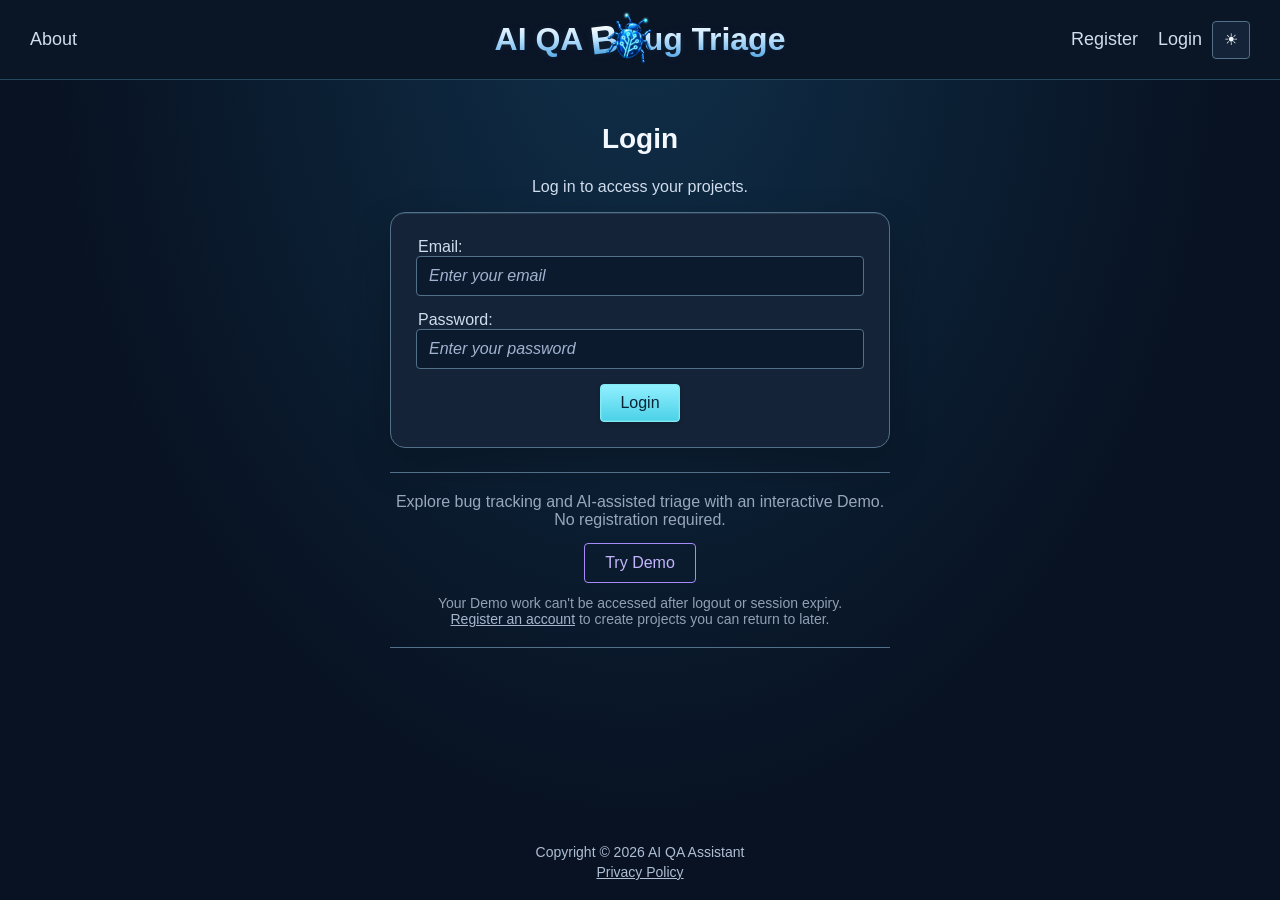
<file: frontend/login.html>
<!DOCTYPE html>
<html>
    <head>
        <meta name="viewport" content="width=device-width, initial-scale=1.0">
        <title>Bug Triage - Login</title>
        <link rel="stylesheet" href="style.css">
        <link rel="icon" href="/assets/favicon.ico" type="image/x-icon" sizes="16x16 32x32 48x48">
    </head>
    <body>
        <script src="js/theme-init.js"></script>
        <header class="site-header">
        <div class="header-left">
            <nav class="main-navigation" aria-label="Main navigation">

                <a href="/about.html">About</a>
            </nav>
        </div>
        <h1 class="site-title" aria-label="AI QA Bug Triage"><a class="site-title-link" href="/" aria-label="AI QA Bug Triage home"><span class="wordmark" aria-hidden="true"><span class="wordmark-prefix">AI QA</span> <span class="wordmark-b">B</span><img class="wordmark-beetle" src="assets/beetle-vertical.png" alt="" width="1254" height="1254"><span>ug</span> <span class="wordmark-triage">Triage</span></span></a></h1>
        <div class="header-right">

            <nav class="main-navigation" aria-label="Account"><a href="/register.html">Register</a><a href="/login.html">Login</a></nav>
            <div class="header-account-actions">
                <button id="theme-toggle" type="button" aria-label="Switch theme">☀</button>
            </div>
        </div>
    </header>

        <main>
            <section>
                <h2>Login</h2>

                <p class="page-description">
                    Log in to access your projects.
                </p>

                <form id="login-form">
                    <label for="email">Email:</label>
                    <input
                        type="email"
                        id="email"
                        class="form-input"
                        name="email"
                        placeholder="Enter your email"
                        autocomplete="email"
                        required>

                    <label for="password">Password:</label>
                    <input
                        type="password"
                        id="password"
                        class="form-input"
                        name="password"
                        placeholder="Enter your password"
                        autocomplete="current-password"
                        required>

                    <button type="submit">Login</button>
                </form>

                <p id="message" class="section-message" role="alert" aria-live="polite"></p>

                <div class="demo-start">
                    <p class="page-description">
                        Explore bug tracking and AI-assisted triage with an interactive Demo. No registration required.
                    </p>

                    <button id="try-demo" type="button">Try Demo</button>

                    <p id="demo-status" class="section-message demo-status" role="status" aria-live="polite"></p>

                    <p class="demo-notice">
                        Your Demo work can't be accessed after logout or session expiry.<br>
                        <a href="/register.html">Register an account</a> to create projects you can return to later.
                    </p>
                </div>
            </section>
        </main>

        <footer>
            <p>Copyright &copy; 2026 AI QA Assistant</p>
            <p><a href="/privacy.html">Privacy Policy</a></p>
        </footer>

        <script src="js/theme.js"></script>
        <script src="js/api-errors.js"></script>
        <script src="js/login.js"></script>
    </body>
</html>
</file>
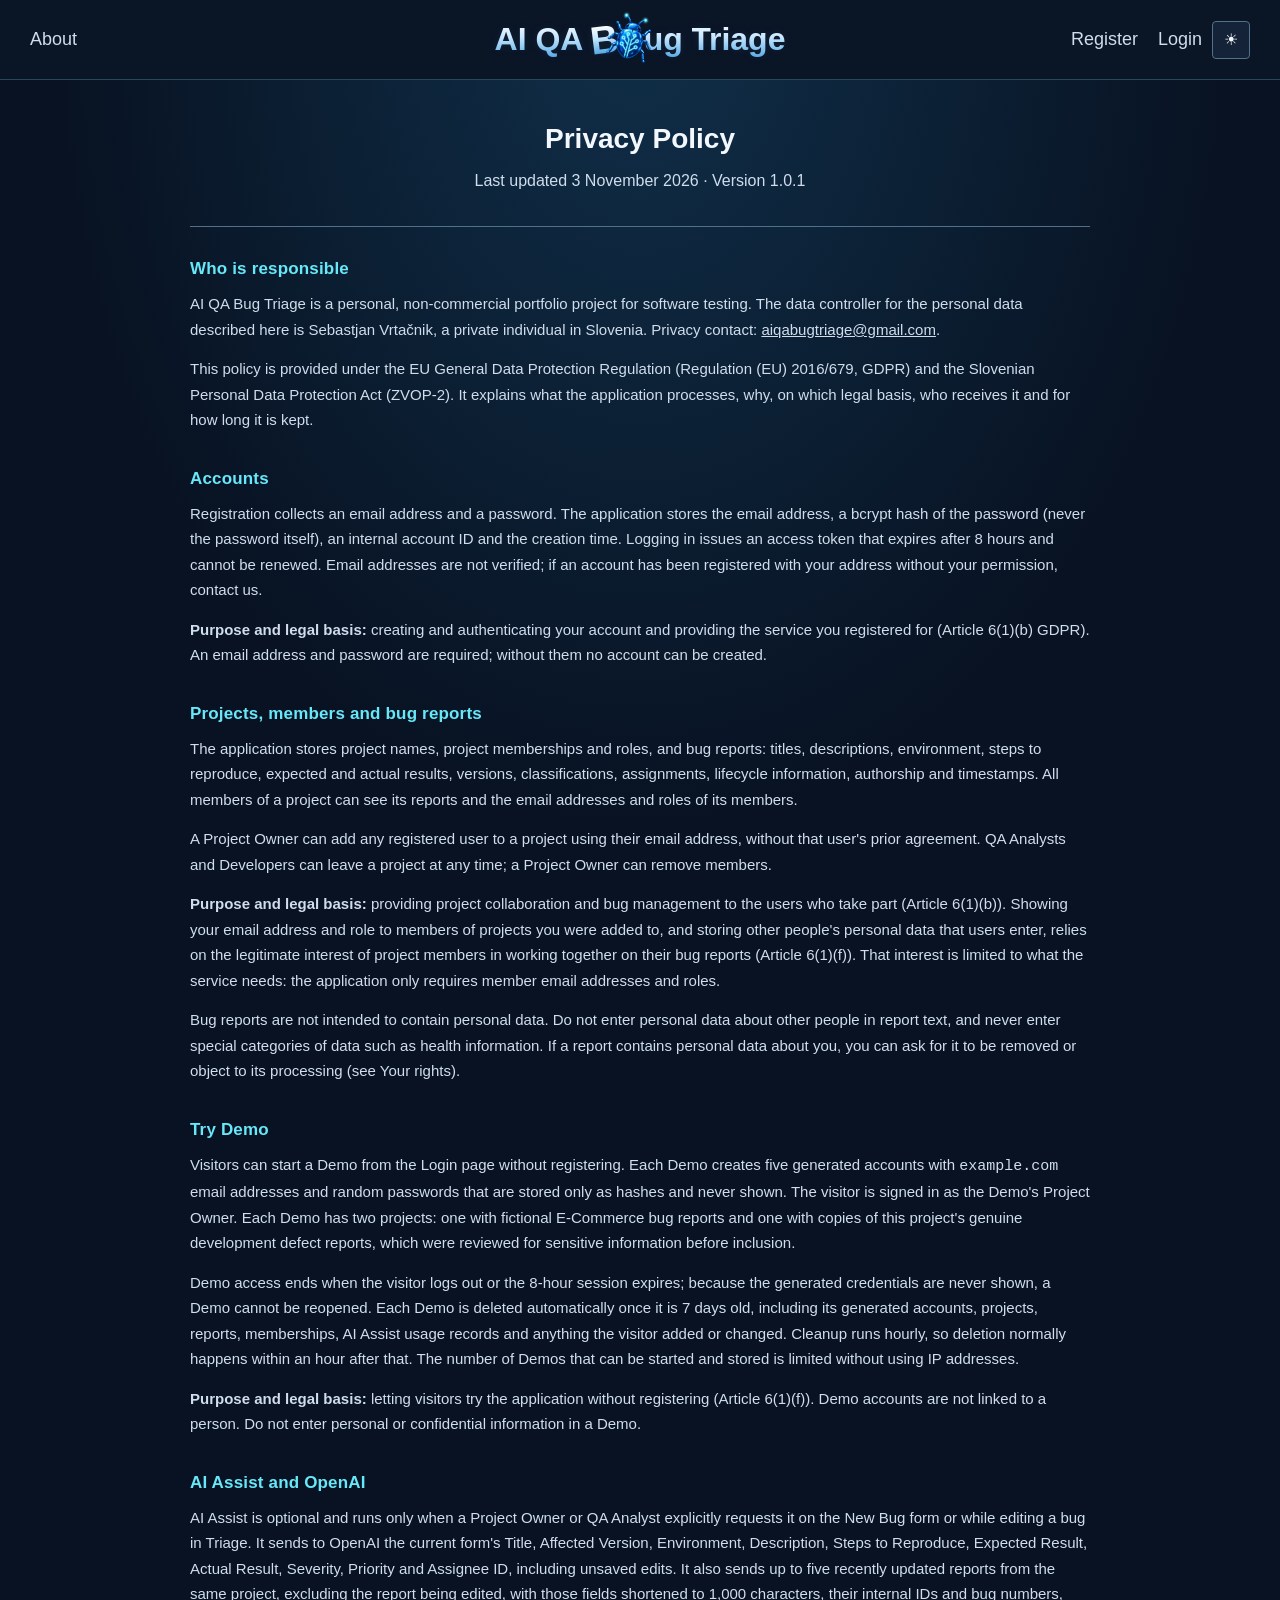
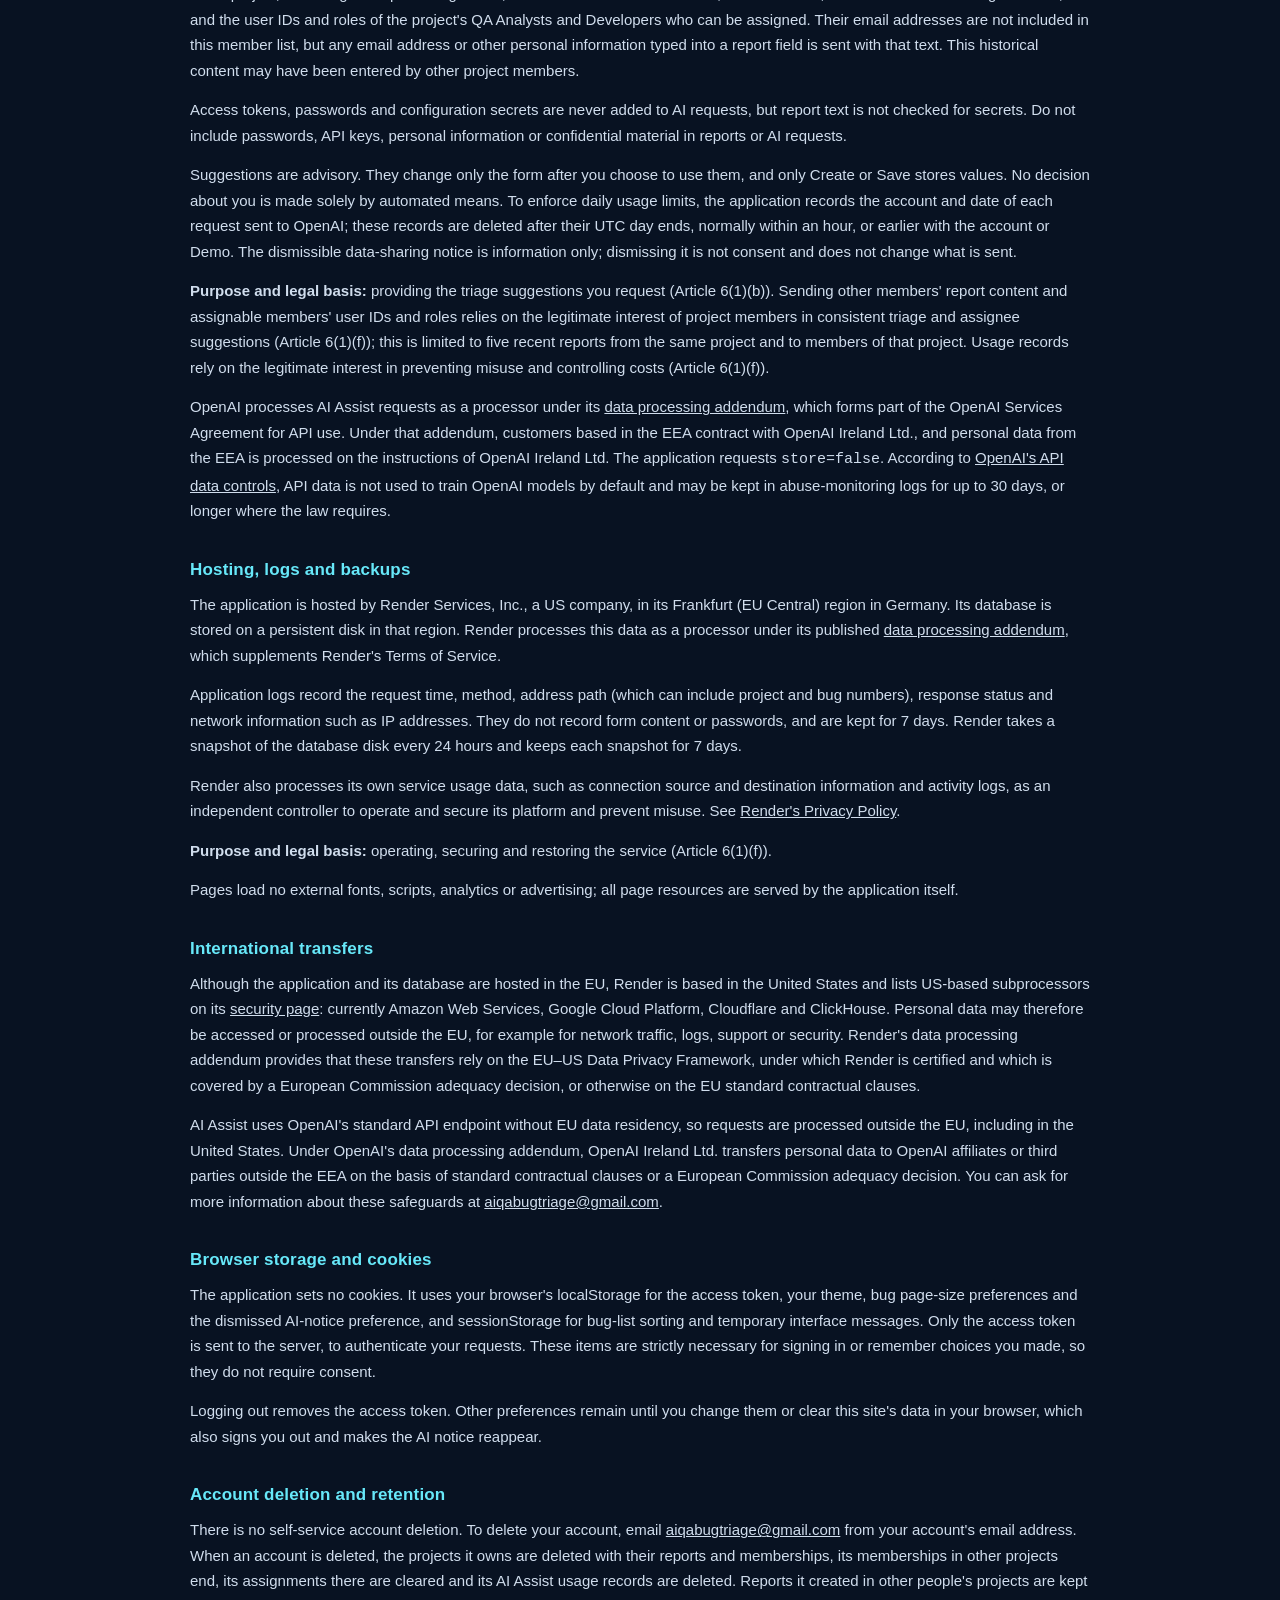
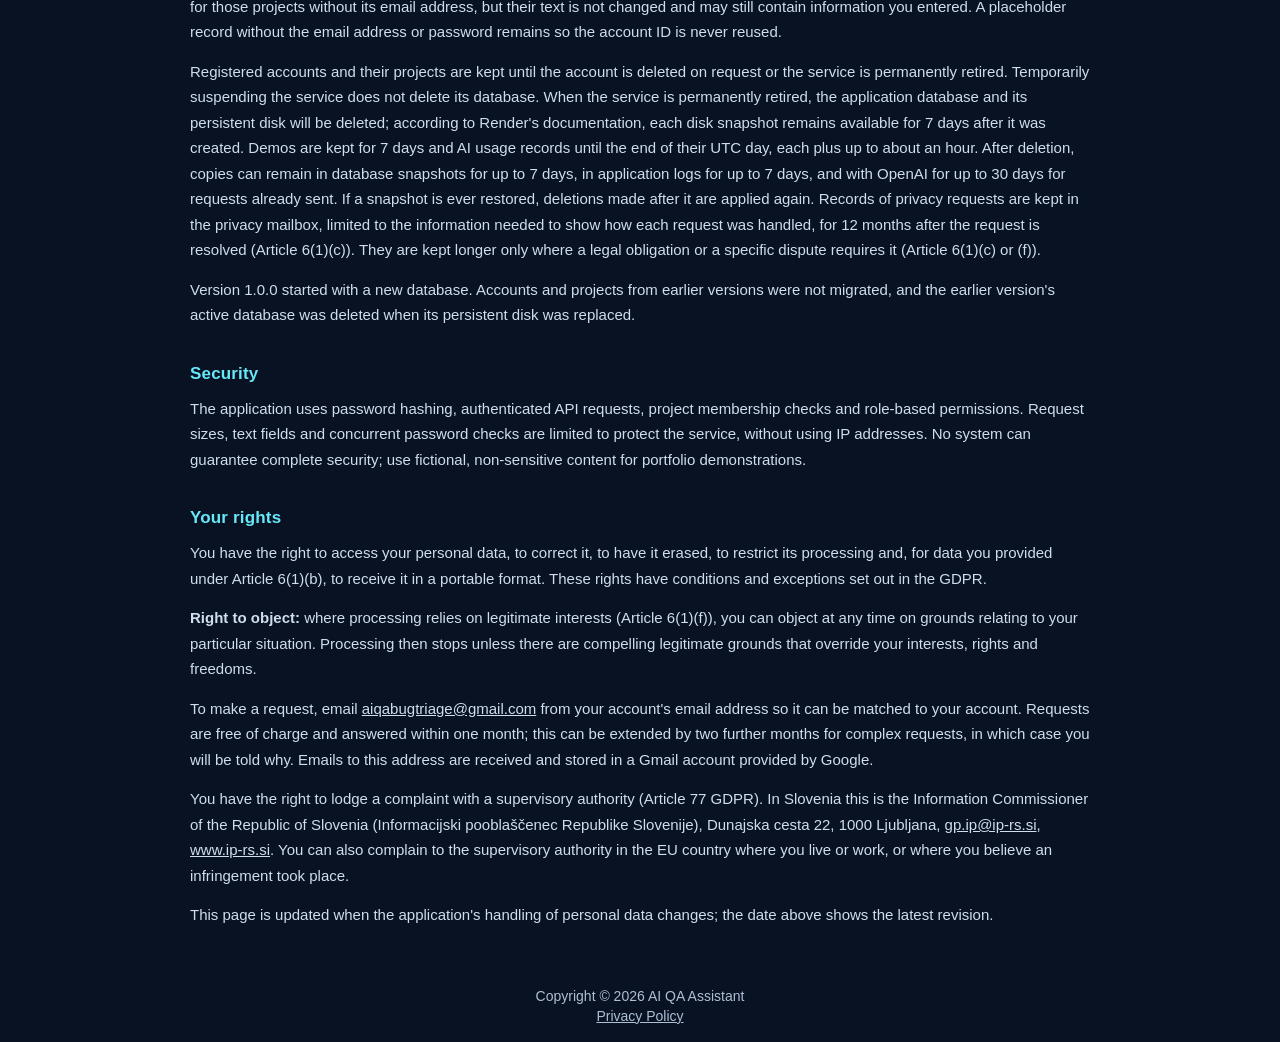
<file: frontend/privacy.html>
<!DOCTYPE html>
<html lang="en">
<head>
    <meta charset="UTF-8">
    <meta name="viewport" content="width=device-width, initial-scale=1.0">
    <title>Privacy Policy - AI QA Bug Triage</title>
    <link rel="stylesheet" href="style.css">
    <link rel="icon" href="/assets/favicon.ico" type="image/x-icon" sizes="16x16 32x32 48x48">
</head>

<body>
    <script src="js/theme-init.js"></script>
    <header class="site-header">
        <div class="header-left">
            <nav class="main-navigation" aria-label="Main navigation">
                <a id="about-projects-link" href="/projects.html" hidden>Projects</a>
                <a href="/about.html">About</a>
            </nav>
        </div>
        <h1 class="site-title" aria-label="AI QA Bug Triage"><a class="site-title-link" href="/" aria-label="AI QA Bug Triage home"><span class="wordmark" aria-hidden="true"><span class="wordmark-prefix">AI QA</span> <span class="wordmark-b">B</span><img class="wordmark-beetle" src="assets/beetle-vertical.png" alt="" width="1254" height="1254"><span>ug</span> <span class="wordmark-triage">Triage</span></span></a></h1>
        <div class="header-right">

            <nav class="main-navigation" id="guest-account-actions" aria-label="Account"><a href="/register.html">Register</a><a href="/login.html">Login</a></nav>
            <div class="header-account-actions">
                <button id="logout-button" type="button" hidden>Logout</button>
                <button id="theme-toggle" type="button" aria-label="Switch theme">☀</button>
            </div>
        </div>
    </header>

    <main>
        <section class="about-content privacy-content">
            <h2>Privacy Policy</h2>
            <p class="page-description about-intro">Last updated 3 November 2026 &middot; Version 1.0.1</p>
            <hr class="about-separator">
            <div class="about-section">
                <h3>Who is responsible</h3>
                <p>AI QA Bug Triage is a personal, non-commercial portfolio project for software testing. The data controller for the personal data described here is Sebastjan Vrta&ccaron;nik, a private individual in Slovenia. Privacy contact: <a href="mailto:aiqabugtriage@gmail.com">aiqabugtriage@gmail.com</a>.</p>
                <p>This policy is provided under the EU General Data Protection Regulation (Regulation (EU) 2016/679, GDPR) and the Slovenian Personal Data Protection Act (ZVOP-2). It explains what the application processes, why, on which legal basis, who receives it and for how long it is kept.</p>
            </div>
            <div class="about-section">
                <h3>Accounts</h3>
                <p>Registration collects an email address and a password. The application stores the email address, a bcrypt hash of the password (never the password itself), an internal account ID and the creation time. Logging in issues an access token that expires after 8 hours and cannot be renewed. Email addresses are not verified; if an account has been registered with your address without your permission, contact us.</p>
                <p><strong>Purpose and legal basis:</strong> creating and authenticating your account and providing the service you registered for (Article 6(1)(b) GDPR). An email address and password are required; without them no account can be created.</p>
            </div>
            <div class="about-section">
                <h3>Projects, members and bug reports</h3>
                <p>The application stores project names, project memberships and roles, and bug reports: titles, descriptions, environment, steps to reproduce, expected and actual results, versions, classifications, assignments, lifecycle information, authorship and timestamps. All members of a project can see its reports and the email addresses and roles of its members.</p>
                <p>A Project Owner can add any registered user to a project using their email address, without that user's prior agreement. QA Analysts and Developers can leave a project at any time; a Project Owner can remove members.</p>
                <p><strong>Purpose and legal basis:</strong> providing project collaboration and bug management to the users who take part (Article 6(1)(b)). Showing your email address and role to members of projects you were added to, and storing other people's personal data that users enter, relies on the legitimate interest of project members in working together on their bug reports (Article 6(1)(f)). That interest is limited to what the service needs: the application only requires member email addresses and roles.</p>
                <p>Bug reports are not intended to contain personal data. Do not enter personal data about other people in report text, and never enter special categories of data such as health information. If a report contains personal data about you, you can ask for it to be removed or object to its processing (see Your rights).</p>
            </div>
            <div class="about-section">
                <h3>Try Demo</h3>
                <p>Visitors can start a Demo from the Login page without registering. Each Demo creates five generated accounts with <code>example.com</code> email addresses and random passwords that are stored only as hashes and never shown. The visitor is signed in as the Demo's Project Owner. Each Demo has two projects: one with fictional E-Commerce bug reports and one with copies of this project's genuine development defect reports, which were reviewed for sensitive information before inclusion.</p>
                <p>Demo access ends when the visitor logs out or the 8-hour session expires; because the generated credentials are never shown, a Demo cannot be reopened. Each Demo is deleted automatically once it is 7 days old, including its generated accounts, projects, reports, memberships, AI Assist usage records and anything the visitor added or changed. Cleanup runs hourly, so deletion normally happens within an hour after that. The number of Demos that can be started and stored is limited without using IP addresses.</p>
                <p><strong>Purpose and legal basis:</strong> letting visitors try the application without registering (Article 6(1)(f)). Demo accounts are not linked to a person. Do not enter personal or confidential information in a Demo.</p>
            </div>
            <div class="about-section">
                <h3>AI Assist and OpenAI</h3>
                <p>AI Assist is optional and runs only when a Project Owner or QA Analyst explicitly requests it on the New Bug form or while editing a bug in Triage. It sends to OpenAI the current form's Title, Affected Version, Environment, Description, Steps to Reproduce, Expected Result, Actual Result, Severity, Priority and Assignee ID, including unsaved edits. It also sends up to five recently updated reports from the same project, excluding the report being edited, with those fields shortened to 1,000 characters, their internal IDs and bug numbers, and the user IDs and roles of the project's QA Analysts and Developers who can be assigned. Their email addresses are not included in this member list, but any email address or other personal information typed into a report field is sent with that text. This historical content may have been entered by other project members.</p>
                <p>Access tokens, passwords and configuration secrets are never added to AI requests, but report text is not checked for secrets. Do not include passwords, API keys, personal information or confidential material in reports or AI requests.</p>
                <p>Suggestions are advisory. They change only the form after you choose to use them, and only Create or Save stores values. No decision about you is made solely by automated means. To enforce daily usage limits, the application records the account and date of each request sent to OpenAI; these records are deleted after their UTC day ends, normally within an hour, or earlier with the account or Demo. The dismissible data-sharing notice is information only; dismissing it is not consent and does not change what is sent.</p>
                <p><strong>Purpose and legal basis:</strong> providing the triage suggestions you request (Article 6(1)(b)). Sending other members' report content and assignable members' user IDs and roles relies on the legitimate interest of project members in consistent triage and assignee suggestions (Article 6(1)(f)); this is limited to five recent reports from the same project and to members of that project. Usage records rely on the legitimate interest in preventing misuse and controlling costs (Article 6(1)(f)).</p>
                <p>OpenAI processes AI Assist requests as a processor under its <a href="https://openai.com/policies/data-processing-addendum/">data processing addendum</a>, which forms part of the OpenAI Services Agreement for API use. Under that addendum, customers based in the EEA contract with OpenAI Ireland Ltd., and personal data from the EEA is processed on the instructions of OpenAI Ireland Ltd. The application requests <code>store=false</code>. According to <a href="https://developers.openai.com/api/docs/guides/your-data">OpenAI's API data controls</a>, API data is not used to train OpenAI models by default and may be kept in abuse-monitoring logs for up to 30 days, or longer where the law requires.</p>
            </div>
            <div class="about-section">
                <h3>Hosting, logs and backups</h3>
                <p>The application is hosted by Render Services, Inc., a US company, in its Frankfurt (EU Central) region in Germany. Its database is stored on a persistent disk in that region. Render processes this data as a processor under its published <a href="https://render.com/dpa">data processing addendum</a>, which supplements Render's Terms of Service.</p>
                <p>Application logs record the request time, method, address path (which can include project and bug numbers), response status and network information such as IP addresses. They do not record form content or passwords, and are kept for 7 days. Render takes a snapshot of the database disk every 24 hours and keeps each snapshot for 7 days.</p>
                <p>Render also processes its own service usage data, such as connection source and destination information and activity logs, as an independent controller to operate and secure its platform and prevent misuse. See <a href="https://render.com/privacy">Render's Privacy Policy</a>.</p>
                <p><strong>Purpose and legal basis:</strong> operating, securing and restoring the service (Article 6(1)(f)).</p>
                <p>Pages load no external fonts, scripts, analytics or advertising; all page resources are served by the application itself.</p>
            </div>
            <div class="about-section">
                <h3>International transfers</h3>
                <p>Although the application and its database are hosted in the EU, Render is based in the United States and lists US-based subprocessors on its <a href="https://render.com/security">security page</a>: currently Amazon Web Services, Google Cloud Platform, Cloudflare and ClickHouse. Personal data may therefore be accessed or processed outside the EU, for example for network traffic, logs, support or security. Render's data processing addendum provides that these transfers rely on the EU–US Data Privacy Framework, under which Render is certified and which is covered by a European Commission adequacy decision, or otherwise on the EU standard contractual clauses.</p>
                <p>AI Assist uses OpenAI's standard API endpoint without EU data residency, so requests are processed outside the EU, including in the United States. Under OpenAI's data processing addendum, OpenAI Ireland Ltd. transfers personal data to OpenAI affiliates or third parties outside the EEA on the basis of standard contractual clauses or a European Commission adequacy decision. You can ask for more information about these safeguards at <a href="mailto:aiqabugtriage@gmail.com">aiqabugtriage@gmail.com</a>.</p>
            </div>
            <div class="about-section">
                <h3>Browser storage and cookies</h3>
                <p>The application sets no cookies. It uses your browser's localStorage for the access token, your theme, bug page-size preferences and the dismissed AI-notice preference, and sessionStorage for bug-list sorting and temporary interface messages. Only the access token is sent to the server, to authenticate your requests. These items are strictly necessary for signing in or remember choices you made, so they do not require consent.</p>
                <p>Logging out removes the access token. Other preferences remain until you change them or clear this site's data in your browser, which also signs you out and makes the AI notice reappear.</p>
            </div>
            <div class="about-section">
                <h3>Account deletion and retention</h3>
                <p>There is no self-service account deletion. To delete your account, email <a href="mailto:aiqabugtriage@gmail.com">aiqabugtriage@gmail.com</a> from your account's email address. When an account is deleted, the projects it owns are deleted with their reports and memberships, its memberships in other projects end, its assignments there are cleared and its AI Assist usage records are deleted. Reports it created in other people's projects are kept for those projects without its email address, but their text is not changed and may still contain information you entered. A placeholder record without the email address or password remains so the account ID is never reused.</p>
                <p>Registered accounts and their projects are kept until the account is deleted on request or the service is permanently retired. Temporarily suspending the service does not delete its database. When the service is permanently retired, the application database and its persistent disk will be deleted; according to Render's documentation, each disk snapshot remains available for 7 days after it was created. Demos are kept for 7 days and AI usage records until the end of their UTC day, each plus up to about an hour. After deletion, copies can remain in database snapshots for up to 7 days, in application logs for up to 7 days, and with OpenAI for up to 30 days for requests already sent. If a snapshot is ever restored, deletions made after it are applied again. Records of privacy requests are kept in the privacy mailbox, limited to the information needed to show how each request was handled, for 12 months after the request is resolved (Article 6(1)(c)). They are kept longer only where a legal obligation or a specific dispute requires it (Article 6(1)(c) or (f)).</p>
                <p>Version 1.0.0 started with a new database. Accounts and projects from earlier versions were not migrated, and the earlier version's active database was deleted when its persistent disk was replaced.</p>
            </div>
            <div class="about-section">
                <h3>Security</h3>
                <p>The application uses password hashing, authenticated API requests, project membership checks and role-based permissions. Request sizes, text fields and concurrent password checks are limited to protect the service, without using IP addresses. No system can guarantee complete security; use fictional, non-sensitive content for portfolio demonstrations.</p>
            </div>
            <div class="about-section">
                <h3>Your rights</h3>
                <p>You have the right to access your personal data, to correct it, to have it erased, to restrict its processing and, for data you provided under Article 6(1)(b), to receive it in a portable format. These rights have conditions and exceptions set out in the GDPR.</p>
                <p><strong>Right to object:</strong> where processing relies on legitimate interests (Article 6(1)(f)), you can object at any time on grounds relating to your particular situation. Processing then stops unless there are compelling legitimate grounds that override your interests, rights and freedoms.</p>
                <p>To make a request, email <a href="mailto:aiqabugtriage@gmail.com">aiqabugtriage@gmail.com</a> from your account's email address so it can be matched to your account. Requests are free of charge and answered within one month; this can be extended by two further months for complex requests, in which case you will be told why. Emails to this address are received and stored in a Gmail account provided by Google.</p>
                <p>You have the right to lodge a complaint with a supervisory authority (Article 77 GDPR). In Slovenia this is the Information Commissioner of the Republic of Slovenia (Informacijski poobla&scaron;&ccaron;enec Republike Slovenije), Dunajska cesta 22, 1000 Ljubljana, <a href="mailto:gp.ip@ip-rs.si">gp.ip@ip-rs.si</a>, <a href="https://www.ip-rs.si/">www.ip-rs.si</a>. You can also complain to the supervisory authority in the EU country where you live or work, or where you believe an infringement took place.</p>
                <p>This page is updated when the application's handling of personal data changes; the date above shows the latest revision.</p>
            </div>
        </section>
    </main>

    <footer>
        <p>Copyright &copy; 2026 AI QA Assistant</p>
        <p><a href="/privacy.html">Privacy Policy</a></p>
    </footer>

    <script src="js/theme.js"></script>
    <script src="js/logout.js"></script>
</body>
</html>
</file>
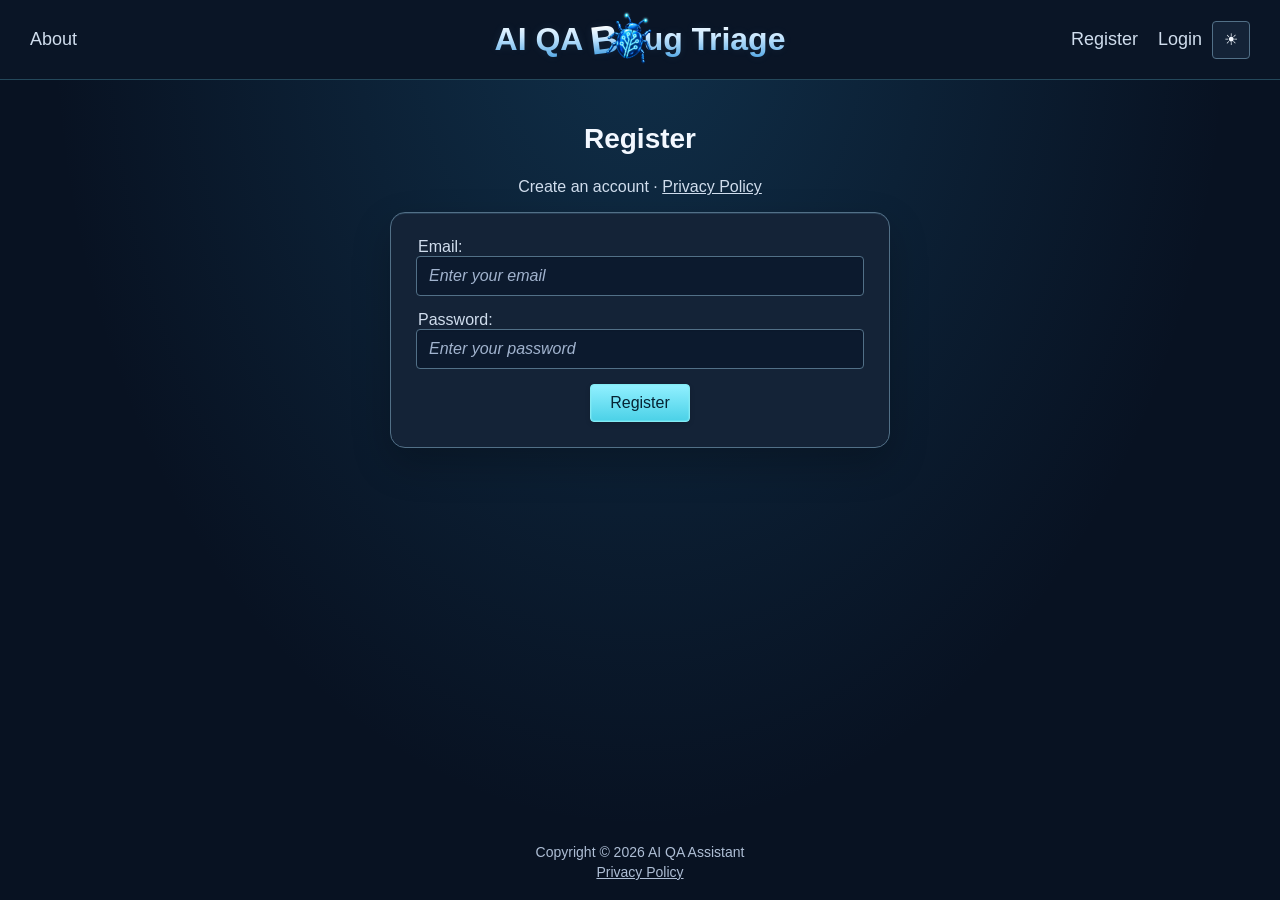
<file: frontend/register.html>
<!DOCTYPE html>
<html>
    <head>
        <meta name="viewport" content="width=device-width, initial-scale=1.0">
        <title>Register - AI QA Assistant</title>
        <link rel="stylesheet" href="style.css">
        <link rel="icon" href="/assets/favicon.ico" type="image/x-icon" sizes="16x16 32x32 48x48">
    </head>

    <body>
    <script src="js/theme-init.js"></script>
    <header class="site-header">
        <div class="header-left">
            <nav class="main-navigation" aria-label="Main navigation">

                <a href="/about.html">About</a>
            </nav>
        </div>
        <h1 class="site-title" aria-label="AI QA Bug Triage"><a class="site-title-link" href="/" aria-label="AI QA Bug Triage home"><span class="wordmark" aria-hidden="true"><span class="wordmark-prefix">AI QA</span> <span class="wordmark-b">B</span><img class="wordmark-beetle" src="assets/beetle-vertical.png" alt="" width="1254" height="1254"><span>ug</span> <span class="wordmark-triage">Triage</span></span></a></h1>
        <div class="header-right">

            <nav class="main-navigation" aria-label="Account"><a href="/register.html">Register</a><a href="/login.html">Login</a></nav>
            <div class="header-account-actions">
                <button id="theme-toggle" type="button" aria-label="Switch theme">☀</button>
            </div>
        </div>
    </header>

        <main>
            <section>
                <h2>Register</h2>

                <p id="register-description" class="page-description">
                    Create an account &middot; <a href="/privacy.html">Privacy Policy</a>
                </p>

                <form id="register-form">
                    <label for="email">Email:</label>
                    <input
                        type="email"
                        id="email"
                        class="form-input"
                        name="email"
                        placeholder="Enter your email"
                        autocomplete="email"
                        required>

                    <label for="password">Password:</label>
                    <input
                        type="password"
                        id="password"
                        class="form-input"
                        name="password"
                        placeholder="Enter your password"
                        autocomplete="new-password"
                        required>

                    <button type="submit">Register</button>
                </form>

                <p id="message" class="section-message" role="alert" aria-live="polite"></p>
            </section>
        </main>

        <footer>
            <p>Copyright &copy; 2026 AI QA Assistant</p>
            <p><a href="/privacy.html">Privacy Policy</a></p>
        </footer>

        <script src="js/theme.js"></script>
        <script src="js/api-errors.js"></script>
        <script src="js/register.js"></script>
    </body>
</html>
</file>
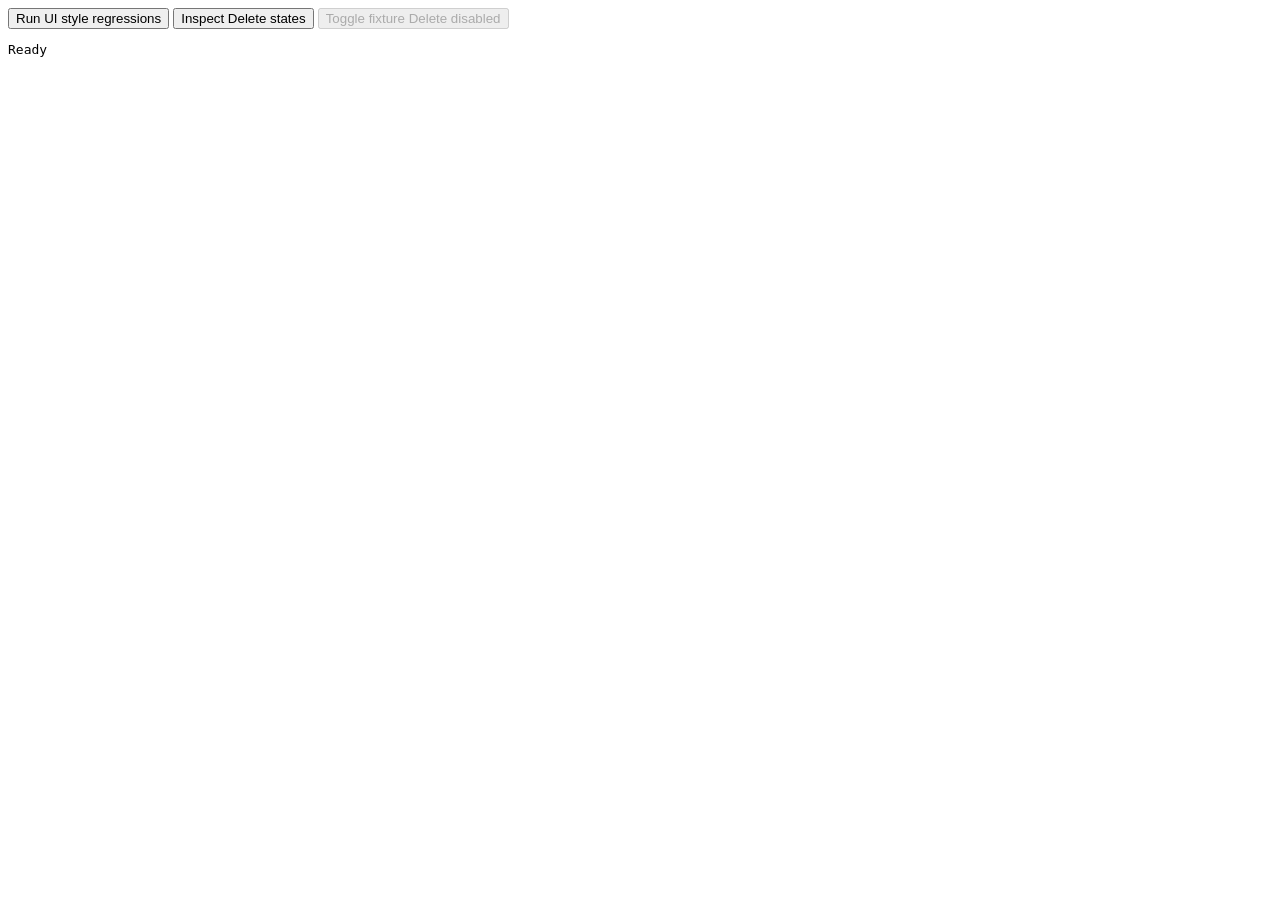
<file: tests/frontend/ui-style.test.html>
<!doctype html>
<meta charset="utf-8">
<title>Native UI style regressions</title>
<button id="run" type="button">Run UI style regressions</button>
<button id="inspect" type="button">Inspect Delete states</button>
<button id="disable" type="button" disabled>Toggle fixture Delete disabled</button>
<pre id="result" role="status">Ready</pre>
<pre id="states" role="status"></pre>
<div id="fixtures"></div>
<script>
// Load real bug-page markup/CSS in a native iframe; never start app page handlers,
// touch storage, connect to an application database or call an AI provider.
const check = (condition, message) => { if (!condition) throw new Error(message); };
const close = (a, b) => Math.abs(a - b) < 1;
async function bugFixture(width) {
    const html = await (await fetch('/bugs.html')).text();
    const source = new DOMParser().parseFromString(html, 'text/html');
    source.querySelectorAll('script, link:not([href="style.css"])').forEach(node => node.remove());
    source.querySelector('link[href="style.css"]').href = '/style.css';
    const frame = document.createElement('iframe');
    frame.style.cssText = `display:block;width:${width}px;height:900px;border:0`;
    const ready = new Promise(resolve => frame.addEventListener('load', resolve, {once: true}));
    frame.srcdoc = '<!doctype html>' + source.documentElement.outerHTML;
    document.querySelector('#fixtures').replaceChildren(frame);
    await ready;
    const doc = frame.contentDocument;
    doc.querySelector('#bug-details').hidden = false;
    doc.querySelector('#bug-heading').textContent = 'Disposable native style fixture';
    for (const node of doc.querySelectorAll('.bug-detail-item dd')) node.textContent = 'Not provided';
    doc.querySelector('#bug-assignee').textContent = 'Unassigned';
    doc.querySelector('#bug-status-detail').textContent = 'Triage';
    return {doc, style: node => frame.contentWindow.getComputedStyle(node)};
}

// TC-341 | AC-012.2 — Bug details dividers preserve metadata rows
async function test_bug_details_dividers_preserve_metadata_rows() {
    let cases = 0;
    for (const width of [1000, 680, 390]) {
        const {doc, style} = await bugFixture(width);
        const grid = doc.querySelector('.bug-details-grid');
        const item = id => doc.querySelector(id).parentElement;
        const assignee = item('#bug-assignee'), status = item('#bug-status-detail');
        const created = item('#bug-created-at'), updated = item('#bug-updated-at');
        for (const [fixVisible, resolutionVisible] of [[false, false], [true, true], [false, true]]) {
            doc.querySelector('#bug-fix-version-detail').hidden = !fixVisible;
            doc.querySelector('#bug-resolution-label').hidden = !resolutionVisible;
            doc.querySelector('#bug-resolution').hidden = !resolutionVisible;
            const g = grid.getBoundingClientRect(), a = assignee.getBoundingClientRect();
            const s = status.getBoundingClientRect(), c = created.getBoundingClientRect(), u = updated.getBoundingClientRect();
            const desktop = width > 700;
            const context = `${width}px / Fix ${fixVisible} / Resolution ${resolutionVisible}`;
            check(close(a.left, g.left) && close(s.left, g.left) && close(c.left, g.left), `${context}: left metadata position changed`);
            check(s.top >= a.bottom - 1 && c.top >= s.bottom - 1, `${context}: Assignee/Status/Created row order changed`);
            const rowBottom = resolutionVisible ? Math.max(s.bottom, item('#bug-resolution').getBoundingClientRect().bottom) : s.bottom;
            check(close(c.top, rowBottom), `${context}: unexpected empty row below Status`);
            check(close(a.width, desktop && fixVisible ? g.width / 2 : g.width), `${context}: Assignee divider is incomplete`);
            check(close(s.width, desktop && resolutionVisible ? g.width / 2 : g.width), `${context}: Status divider is incomplete`);
            check(style(assignee).borderBottomStyle === 'solid' && style(status).borderBottomStyle === 'solid', `${context}: divider border missing`);
            check(doc.querySelector('#bug-fix-version-detail').hidden === !fixVisible, `${context}: Fix Version visibility changed`);
            check(style(item('#bug-resolution')).display === 'none' || resolutionVisible, `${context}: hidden resolution reserves a row`);
            check(doc.querySelector('#bug-affected-version').textContent === 'Not provided', `${context}: empty affected version changed`);
            if (desktop) {
                check(close(c.top, u.top) && u.left > c.left, `${context}: Created/Updated column positions changed`);
                if (fixVisible) check(close(a.top, doc.querySelector('#bug-fix-version-detail').getBoundingClientRect().top), `${context}: visible Fix Version moved`);
                if (resolutionVisible) check(close(s.top, item('#bug-resolution').getBoundingClientRect().top), `${context}: visible Resolution moved`);
            } else check(u.top >= c.bottom - 1, `${context}: narrow metadata stacking changed`);
            cases++;
        }
    }
    return cases;
}

function luminance(color) {
    const values = color.match(/[\d.]+/g).slice(0, 3).map(Number).map(v => v / 255)
        .map(v => v <= 0.04045 ? v / 12.92 : ((v + 0.055) / 1.055) ** 2.4);
    return values[0] * 0.2126 + values[1] * 0.7152 + values[2] * 0.0722;
}
// TC-342 | Technical — Destructive buttons preserve focus and disabled states
async function test_destructive_buttons_preserve_focus_and_disabled_states() {
    const {doc, style} = await bugFixture(1000);
    const edit = doc.querySelector('#edit-bug-form');
    edit.hidden = false;
    doc.querySelector('.bug-details-grid').hidden = true;
    const bugDelete = doc.querySelector('#delete-bug-button');
    bugDelete.hidden = false;
    // The project Delete button is rendered dynamically with these actual classes.
    const group = doc.createElement('div');
    group.className = 'project-buttons';
    const projectDelete = doc.createElement('button');
    projectDelete.className = 'project-delete-button';
    projectDelete.type = 'button';
    projectDelete.textContent = 'Delete';
    group.appendChild(projectDelete);
    doc.querySelector('main').appendChild(group);
    let cases = 0;
    for (const light of [false, true]) {
        doc.body.classList.toggle('light-theme', light);
        for (const button of [bugDelete, projectDelete]) {
            button.disabled = false;
            button.blur();
            const s = style(button), background = s.backgroundColor;
            const contrast = (luminance(s.color) + 0.05) / (luminance(background) + 0.05);
            check(contrast >= 4.5, 'Destructive button text contrast is insufficient');
            button.focus();
            check(button.matches(':focus-visible') && parseFloat(style(button).outlineWidth) >= 2 && style(button).outlineStyle !== 'none', 'Destructive keyboard focus indicator is missing');
            button.disabled = true;
            check(style(button).backgroundColor === background, 'Disabled destructive background changed');
            check(parseFloat(style(button).opacity) < 1 && style(button).cursor === 'not-allowed', 'Disabled destructive state is unclear');
            button.disabled = false;
            cases++;
        }
    }
    return cases;
}

document.querySelector('#run').addEventListener('click', async () => {
    const result = document.querySelector('#result');
    const results = [];
    for (const test of [test_bug_details_dividers_preserve_metadata_rows, test_destructive_buttons_preserve_focus_and_disabled_states]) {
        try { results.push({name: test.name, pass: true, cases: await test()}); }
        catch (error) { results.push({name: test.name, pass: false, error: error.message}); }
    }
    document.querySelector('#fixtures').replaceChildren();
    result.textContent = JSON.stringify(results, null, 2);
    result.dataset.results = JSON.stringify(results);
});

// Optional trusted-pointer/keyboard inspection of a real native button. The
// fixture has no application delete handler, so this cannot delete any data.
let inspection;
document.querySelector('#inspect').addEventListener('click', async () => {
    const {doc, style} = await bugFixture(1000);
    doc.querySelector('.bug-details-grid').hidden = true;
    doc.querySelector('#edit-bug-form').hidden = false;
    const button = doc.querySelector('#delete-bug-button');
    button.hidden = false;
    const history = [];
    const record = () => {
        const computed = style(button);
        history.push({hover: button.matches(':hover'), active: button.matches(':active'), focus: button.matches(':focus-visible'),
            disabled: button.disabled, background: computed.backgroundColor, color: computed.color,
            outline: computed.outlineWidth, opacity: computed.opacity});
        document.querySelector('#states').textContent = JSON.stringify(history, null, 2);
        document.querySelector('#states').dataset.results = JSON.stringify(history);
    };
    for (const event of ['pointerenter', 'pointerdown', 'pointerup', 'focus', 'keydown', 'keyup']) {
        button.addEventListener(event, () => doc.defaultView.requestAnimationFrame(record));
    }
    inspection = {button, record};
    document.querySelector('#disable').disabled = false;
    record();
});
document.querySelector('#disable').addEventListener('click', () => {
    inspection.button.disabled = !inspection.button.disabled;
    inspection.record();
});
</script>
</file>
<file: frontend/style.css>
/* =========================================================
   Theme
   ========================================================= */

:root {
    /* Futuristic Refined — Vivid Colors: edit these navy surfaces together.
       Generic forms keep their quieter surface; bug panels/tables are brighter. */
    --page-background: #081222;
    --header-background: #0a1526;
    --surface-background: #142337;
    --bug-surface-background: #1b2d46;
    --input-background: #0c1a2e; /* Editable fields and AI suggestion cards. */
    --table-header-background: #122238;
    --card-background: #1b2d46;
    --utility-button-background: #122133;

    --page-glow: radial-gradient(ellipse at 50% 0%, #216f9e50, transparent 65%);
    --bug-panel-finish: linear-gradient(145deg, #16294155, transparent 60%);
    --card-finish: linear-gradient(145deg, #a6c9ff0a, transparent 60%);
    --panel-shadow: 0 16px 38px #0000003a, inset 0 1px #94d8ff22;
    --ai-edge-highlight: inset 0 1px #94d8ff22;
    --card-hover-border: #74bdcb;
    --ai-suggestion-border: #67e8f9;
    --bug-reference-text: #c2d0df;

    --border-color: #527087;

    --primary-text: #f3f8ff;
    --secondary-text: #d0dded;
    --muted-text: #aebed5;
    --placeholder-text: #a1b3ce;

    --title-text: #67e8f9;
    --project-title-text: var(--primary-text);
    --section-title-text: var(--muted-text);

    --button-background: #67e8f9;
    --button-hover: #a5f3fc;
    --button-active: #4bd1e7;
    --button-text: #062333;
    --button-border: #83eaf3;
    --button-gradient: linear-gradient(180deg, #91f0ff, #4bd1e7);
    --button-hover-gradient: linear-gradient(180deg, #bdf8ff, #a5f3fc);
    --button-active-gradient: linear-gradient(180deg, #67e8f9, #4bd1e7);

    --secondary-button-background: #30455f;
    --secondary-button-hover: color-mix(in srgb, #30455f 82%, var(--primary-text));

    /* Shared action roles, based on the approved Bug Create/Edit buttons. */
    --secondary-action-hover: #435f7d;
    --secondary-action-active: #213247;
    --secondary-action-gradient: linear-gradient(180deg, #354d68, #293d55);
    --secondary-action-hover-gradient: linear-gradient(180deg, #435f7d, #354c68);
    --secondary-action-active-gradient: linear-gradient(180deg, #273b52, #213247);
    --secondary-action-border: #62809a;
    --secondary-action-text: #edf7ff;

    --destructive-action-background: #82313a;
    --destructive-action-hover: #a74652;
    --destructive-action-active: #64212a;
    --destructive-action-gradient: linear-gradient(180deg, #8a3640, #752b34);
    --destructive-action-hover-gradient: linear-gradient(180deg, #a74652, #913741);
    --destructive-action-active-gradient: linear-gradient(180deg, #712631, #64212a);
    --destructive-action-border: #b65a64;

    --submission-action-background: #0e7490;
    --submission-action-hover: #168294;
    --submission-action-active: #0c657c;
    --submission-action-gradient: linear-gradient(180deg, #127f8e, #0e6b82);
    --submission-action-hover-gradient: linear-gradient(180deg, #168294, #0e7490);
    --submission-action-active-gradient: linear-gradient(180deg, #0e6b82, #0b5b70);
    --submission-action-border: #4eb7c8;

    /* Futuristic QA gradient/hover, with the shared darker turquoise pressed color. */
    --lifecycle-action-background: var(--button-background);
    --lifecycle-action-hover: var(--button-hover);
    --lifecycle-action-active: var(--button-active);
    --lifecycle-action-gradient: var(--button-gradient);
    --lifecycle-action-hover-gradient: none;
    --lifecycle-action-active-gradient: none;
    --lifecycle-action-border: transparent;

    --theme-toggle-background: var(--surface-background);
    --theme-toggle-hover: color-mix(in srgb, var(--surface-background) 85%, var(--border-color));
    --theme-toggle-active: color-mix(in srgb, var(--surface-background) 80%, var(--header-background));

    /* Vivid Colors rows with a restrained turquoise tint on hover/focus. */
    --bug-row-background: var(--bug-surface-background);
    --bug-row-hover-background: color-mix(in srgb, var(--bug-surface-background) 97%, var(--title-text));
    --bug-details-divider: #30465f;

    --danger-button-background: #752c34;
    --danger-button-hover: #a63745;
    --danger-button-active: #8d2e3b;

    --navigation-hover: var(--title-text);

    --focus-border: var(--title-text);

    /* Button fills stay independent of editable navy customization. */
    --ai-action-background: color-mix(in srgb, var(--title-text) 9%, var(--utility-button-background));
    --ai-action-hover: color-mix(in srgb, var(--title-text) 18%, var(--utility-button-background));
    --ai-action-text: var(--title-text);
    --ai-use-background: color-mix(in srgb, var(--title-text) 16%, var(--utility-button-background));
    --ai-use-hover: color-mix(in srgb, var(--title-text) 25%, var(--utility-button-background));

    /* Ordinary generated values; semantic Severity/Priority colors stay separate. */
    --ai-suggestion-value-color: #92d7ff;

    --success-text: #65e5a0;
    --error-text: #ff939a;

    --white: #ffffff;

    --severity-blocker: #ff6b69;
    --severity-major: #F18F65;
    --severity-moderate: #E4C57D;
    --severity-minor: #BFB7A3;

    --priority-urgent: #ff6b69;
    --priority-high: #F18F65;
    --priority-medium: #E4C57D;
    --priority-low: #BFB7A3;
}


/* =========================================================
   Light Theme
   ========================================================= */

body.light-theme {
    /* Refined cool surfaces; decorative dividers and essential boundaries
       have separate tokens so fields remain identifiable without heavy cards. */
    --page-background: #edf3f8;
    --header-background: #e1edf3;
    --surface-background: #fdfefe;
    --bug-surface-background: #f7fafc;
    --input-background: #ffffff;
    --table-header-background: #e4eef4;
    --card-background: #f8fbfd;
    --utility-button-background: #edf4f8;
    --border-color: #c5d4df;
    --control-border: #6f8395;
    --card-hover-border: #567e8f;
    --bug-details-divider: #c5d4df;
    --bug-table-divider: var(--bug-details-divider);
    --bug-row-background: var(--bug-surface-background);
    --bug-row-hover-background: #EFF7FA;

    --page-glow: radial-gradient(ellipse at 50% 0%, #b9e4ed66, transparent 65%);
    --bug-panel-finish: linear-gradient(145deg, #ffffff88, transparent 60%);
    --card-finish: linear-gradient(145deg, #ffffffaa, transparent 60%);
    --panel-shadow: 0 12px 28px #244b6410, inset 0 1px #ffffff;
    --ai-edge-highlight: inset 0 1px #ffffff;

    --primary-text: #132c42;
    --secondary-text: #345167;
    --muted-text: #4b6274;
    --placeholder-text: #4f6475;
    --title-text: #096779;
    --project-title-text: var(--primary-text);
    --section-title-text: var(--muted-text);
    --bug-reference-text: #40586b;
    --navigation-hover: #075c70;
    --focus-border: #087b8d;

    /* Opening actions/lifecycle: turquoise with navy text. */
    --button-background: #4bbdc7;
    --button-hover: #69ced4;
    --button-active: #3daab6;
    --button-text: #0b3443;
    --button-border: #287b88;
    --button-gradient: linear-gradient(180deg, #80dcdd, #4bbdc7);
    --button-hover-gradient: linear-gradient(180deg, #99e7e5, #69ced4);
    --button-active-gradient: linear-gradient(180deg, #68cbd1, #3daab6);
    --lifecycle-action-background: var(--button-background);
    --lifecycle-action-hover: var(--button-hover);
    --lifecycle-action-active: var(--button-active);
    --lifecycle-action-gradient: var(--button-gradient);
    --lifecycle-action-hover-gradient: var(--button-hover-gradient);
    --lifecycle-action-active-gradient: var(--button-active-gradient);
    --lifecycle-action-border: var(--button-border);

    /* Project/Bug/Member submissions: deeper teal with white text. */
    --submission-action-background: #095b70;
    --submission-action-hover: #106b7b;
    --submission-action-active: #064b60;
    --submission-action-gradient: linear-gradient(180deg, #116f7c, #095b70);
    --submission-action-hover-gradient: linear-gradient(180deg, #167886, #106b7b);
    --submission-action-active-gradient: linear-gradient(180deg, #095c6b, #064b60);
    --submission-action-border: #07485c;

    --secondary-button-background: #e3edf4;
    --secondary-button-hover: #d5e3ed;
    --secondary-action-active: #c8dbe7;
    --secondary-action-gradient: linear-gradient(180deg, #f0f6fa, #e3edf4);
    --secondary-action-hover-gradient: linear-gradient(180deg, #e3eef5, #d5e3ed);
    --secondary-action-active-gradient: linear-gradient(180deg, #d8e6ef, #c8dbe7);
    --secondary-action-border: var(--control-border);
    --secondary-action-text: #29485f;

    --destructive-action-background: #862d43;
    --destructive-action-hover: #98384f;
    --destructive-action-active: #6d2036;
    --destructive-action-gradient: linear-gradient(180deg, #94364c, #862d43);
    --destructive-action-hover-gradient: linear-gradient(180deg, #a23c54, #98384f);
    --destructive-action-active-gradient: linear-gradient(180deg, #7e293f, #6d2036);
    --destructive-action-border: #722239;
    --danger-button-background: var(--destructive-action-background);
    --danger-button-hover: var(--destructive-action-hover);
    --danger-button-active: var(--destructive-action-active);
    --theme-toggle-background: #f5f9fc;
    --theme-toggle-hover: #ffffff;
    --theme-toggle-active: #cfdee8;
    --ai-action-background: #e9f3f6;
    --ai-action-hover: #d9edf1;
    --ai-action-active: #cbe3e9;
    --ai-action-text: #125c70;
    /* AI Assist sits between bright opening actions and quiet review controls. */
    --ai-assist-gradient: linear-gradient(180deg, #e3f5f3, #c6e5e9);
    --ai-assist-hover-gradient: linear-gradient(180deg, #cdeeea, #aedcde);
    --ai-assist-active-gradient: linear-gradient(180deg, #b4dedf, #a1d0d7);
    --ai-assist-border: #237e8c;
    --ai-assist-text: #0c5061;
    --member-remove-hover-background: #f8ecef;
    --member-remove-active-background: #f1dfe5;
    --ai-use-background: #dceff1;
    --ai-use-hover: #cce5e9;
    --ai-suggestion-background: #eff7fa;
    --ai-suggestion-border: #5f8797;
    --ai-suggestion-value-color: #285b86;
    --success-text: #176b43;
    --error-text: #a52338;

    --severity-blocker: #b4233e;
    --severity-major: #a6522e;
    --severity-moderate: #896814;
    --severity-minor: #6b655a;
    --priority-urgent: var(--severity-blocker);
    --priority-high: var(--severity-major);
    --priority-medium: var(--severity-moderate);
    --priority-low: var(--severity-minor);
}


/* =========================================================
   Page
   ========================================================= */

html,
body {
    margin: 0;
    min-height: 100%;
}

body {
    /* Span the viewport, including any vertical scrollbar, so centred content
       stays put between short and long pages. overflow-x hides the overlap. */
    width: 100vw;
    min-height: 100vh;
    overflow-x: hidden;
    background-color: var(--page-background);
    /* Size the theme glow to the viewport, not the document, so longer pages
       do not stretch it and change its brightness. */
    background-size: 100% 100vh;
    background-repeat: no-repeat;
    display: flex;
    flex-direction: column;
    font-family: Arial, sans-serif;
}

/* Browsers give form controls their own font unless told to inherit. */
button,
input,
select,
textarea {
    font-family: inherit;
}



/* =========================================================
   Typography
   ========================================================= */

h1,
h2,
h3 {
    font-family: Arial, sans-serif;
}

h2 {
    color: var(--project-title-text);
    font-size: 28px;
}

h3 {
    margin: 0 0 10px;

    color: var(--section-title-text);

    font-size: 16px;
}

.page-description {
    color: var(--secondary-text);

    text-align: center;
}

.about-version {
    color: var(--muted-text);

    font-size: 14px;
    text-align: center;
}


/* =========================================================
   Header
   ========================================================= */

.site-header {
    position: relative;

    display: flex;
    align-items: center;
    justify-content: space-between;

    min-height: 80px;

    padding: 0 30px;

    background-color: var(--header-background);
    color: var(--white);
}

.header-left,
.header-right {
    min-width: 0;
    max-width: calc(50% - 180px);
}

.header-right {
    display: flex;
    justify-content: flex-end;
    align-items: center;

    gap: 10px;
    flex-wrap: wrap;
    padding: 12px 0;
}

.header-account-actions {
    display: contents;
}

.header-identity {
    color: var(--muted-text);
    font-size: 14px;
    overflow-wrap: anywhere;
    text-align: right;
}

.site-header [hidden] {
    display: none;
}

.site-title {
    position: absolute;

    left: 50%;

    transform: translateX(-50%);

    margin: 0;

    color: var(--title-text);

    font-family: Arial, sans-serif;
    font-size: 32px;
    font-weight: 700;
    line-height: 1.6;
    white-space: nowrap;
}

/* The title links to "/", which opens Projects when signed in and Login otherwise. */
.site-title-link {
    color: inherit;
    text-decoration: none;
    border-radius: 4px;
}

.site-title-link:hover .wordmark {
    /* A filter glow changes no layout. */
    filter: drop-shadow(0 0 6px color-mix(in srgb, var(--title-text) 55%, transparent));
}

.site-title-link:focus-visible {
    outline: 2px solid var(--focus-border);
    outline-offset: 4px;
}

.wordmark {
    display: inline-flex;
    align-items: center;
    vertical-align: middle;
    color: #eaf6ff;
    text-shadow: 0 0 6px rgb(143 207 255 / 22%);
}

.wordmark-prefix {
    margin-right: 0.26em;
    color: inherit;
}

.wordmark-b {
    display: inline-block;
    font-size: 1.225em;
    line-height: 1;
    transform: rotate(-7deg);
    transform-origin: 50% 75%;
}

.wordmark-beetle {
    /* Account for the original PNG's transparent edges without altering it. */
    width: 1.8em;
    height: 1.8em;
    margin-left: -0.48em;
    margin-right: -0.58em;
    flex: none;
    position: relative;
    transform: translate(-3px, -0.05em) rotate(15deg);
}

.wordmark-triage {
    margin-left: 0.26em;
    color: inherit;
}

@supports (background-clip: text) or (-webkit-background-clip: text) {
    /* Apply the same vertical gradient to each text span, including Triage. */
    body:not(.light-theme) .wordmark > span {
        background-image: linear-gradient(to bottom, #ffffff 0%, #ffffff 15%, #c7e7ff 45%, #278fdb 100%);
        -webkit-background-clip: text;
        background-clip: text;
        -webkit-text-fill-color: transparent;
        color: transparent;
    }

    body.light-theme .wordmark > span {
        background-image: linear-gradient(to bottom, #12334e 0%, #126075 50%, #096779 100%);
        -webkit-background-clip: text;
        background-clip: text;
        -webkit-text-fill-color: transparent;
        color: transparent;
    }
}

body.light-theme .wordmark {
    color: var(--title-text);
    text-shadow: none;
}

body.light-theme .wordmark-prefix {
    color: inherit;
}

body.light-theme .wordmark-triage {
    color: inherit;
}

.main-navigation {
    display: flex;
    align-items: center;

    gap: 20px;
    flex-wrap: wrap;
    overflow-wrap: anywhere;
}

.main-navigation a,
#logout-button {
    color: var(--secondary-text);

    font-family: Arial, sans-serif;
    text-decoration: none;

    font-size: 18px;
    font-weight: 400;
    line-height: 1.2;
}

.main-navigation a:hover,
#logout-button:hover {
    color: var(--navigation-hover);

    background-color: transparent;
}

.main-navigation a:focus-visible,
#logout-button:focus-visible {
    outline: 2px solid var(--focus-border);
    outline-offset: 3px;
}


/* =========================================================
   Main Content
   ========================================================= */

main {
    flex: 1;

    width: 100%;
    max-width: 1230px;

    box-sizing: border-box;

    margin: 0 auto;

    padding: 20px 20px 40px;
}

main h2 {
    text-align: center;
}


/* =========================================================
   Project Header
   ========================================================= */

.project-header {
    display: flex;
    flex-direction: column;
    align-items: center;

    gap: 8px;

    margin-bottom: 20px;

    text-align: center;
}

.project-header h2 {
    margin: 0;

    color: var(--primary-text);

    font-size: 30px;
    overflow-wrap: anywhere;
}

#toggle-members {
    padding: 7px 14px;

    background-color: transparent;

    color: var(--secondary-text);

    border: 1px solid var(--border-color);

    font-size: 14px;
}

#toggle-members:hover {
    background-color: var(--surface-background);

    color: var(--primary-text);
}


/* =========================================================
   Members
   ========================================================= */

.members-section {
    width: 100%;
    max-width: 700px;

    margin: 0 auto;
}

#members-content {
    width: 100%;

    margin-bottom: 24px;

    padding-bottom: 24px;
}

#members {
    max-width: 540px;
    margin-left: auto;
    margin-right: auto;

    margin-top: 12px;

    margin-bottom: 20px;

    color: var(--secondary-text);
}

#members > .project > div {
    min-width: 0;
    overflow-wrap: anywhere;
}

#members > .project > button.context-action-button {
    --member-remove-background: #223248;

    flex-shrink: 0;
    background-color: var(--member-remove-background);
    color: var(--secondary-text);
    border: 1px solid var(--border-color);
    /* Account for the border without enlarging the existing button. */
    padding: 6px 11px;
}

body.light-theme #members > .project > button.context-action-button {
    --member-remove-background: var(--secondary-button-background);
    --action-gradient: none;
    --action-hover-gradient: none;
    --action-active-gradient: none;
    --action-border: var(--control-border);
    --action-text: var(--secondary-text);
    border-color: var(--control-border);
}

body.light-theme #members > .project > button.context-action-button:hover:not(:disabled) {
    --action-text: var(--error-text);
    --action-border: var(--error-text);
    background-color: var(--member-remove-hover-background);
}

body.light-theme #members > .project > button.context-action-button:active:not(:disabled) {
    --action-text: var(--error-text);
    --action-border: var(--error-text);
    background-color: var(--member-remove-active-background);
}

#members > .project > button.context-action-button:hover {
    background-color: color-mix(in srgb, var(--danger-button-background) 12%, var(--surface-background));
    color: var(--error-text);
    border-color: color-mix(in srgb, var(--error-text) 45%, var(--border-color));
}

#members > .project > button.context-action-button:focus-visible {
    outline: 2px solid var(--focus-border);
    outline-offset: 3px;
}

#member-management {
    margin-top: 20px;
}

#show-member-form {
    display: block;

    margin: 0 auto;
}

#member-form {
    max-width: 100%;

    margin-top: 20px;
}


/* =========================================================
   Bugs
   ========================================================= */

.bugs-section {
    width: 100%;

    margin: 0 auto 40px;
}

.new-bug-action {
    display: flex;

    justify-content: center;

    margin-bottom: 12px;
}

/* =========================================================
   Section Messages
   ========================================================= */

.section-message {
    margin: 8px 0;

    color: var(--secondary-text);

    text-align: center;
}

/* Empty messages take no space but stay rendered: display: none would remove these live
   regions from the accessibility tree, so screen readers would not announce new text (BUG-51). */
.section-message:empty,
.demo-start .demo-status:empty {
    margin: 0;
}

.section-message.message-success {
    color: var(--success-text);
}

.section-message.message-error {
    color: var(--error-text);
}

#bug-message {
    scroll-margin-bottom: 16px;
}

/* Feedback can quote long project names and member emails. */
.bugs-section > #bug-message,
.project-actions + #message,
#member-message {
    overflow-wrap: anywhere;
}

/* =========================================================
   Forms
   ========================================================= */

form {
    width: 100%;

    box-sizing: border-box;

    padding: 25px;

    background-color: var(--surface-background);

    border: 1px solid var(--border-color);

    border-radius: 10px;

    box-shadow: 0 2px 8px rgba(0, 0, 0, 0.25);
}

label {
    color: var(--secondary-text);
}

.form-input {
    display: block;

    width: 100%;

    box-sizing: border-box;

    margin-bottom: 15px;

    padding: 10px;

    border: 1px solid var(--secondary-button-background);

    border-radius: 6px;

    background-color: var(--input-background);

    color: var(--primary-text);

    font-family: Arial, sans-serif;

    font-size: 16px;
}

input.form-input,
textarea.form-input {
    padding-left: 12px;
}

/* Keep the arrow independent of placeholder and semantic value colors. */
select.form-input {
    appearance: none;
    padding-right: 32px;
    background-image:
        linear-gradient(45deg, transparent 50%, var(--placeholder-text) 50%),
        linear-gradient(135deg, var(--placeholder-text) 50%, transparent 50%);
    background-position: right 17px center, right 12px center;
    background-size: 5px 5px;
    background-repeat: no-repeat;
}

@media (forced-colors: active) {
    select.form-input {
        appearance: auto;
        background-image: none;
    }
}

.form-input::placeholder {
    font-style: italic;

    color: var(--placeholder-text);
}

#bug-severity.select-prompt,
#bug-priority.select-prompt,
#bug-assignee.select-prompt,
#edit-bug-severity.select-prompt,
#edit-bug-priority.select-prompt,
#edit-bug-assignee.select-prompt,
#lifecycle-assignee.select-prompt,
#lifecycle-qa-assignee.select-prompt,
#lifecycle-developer-assignee.select-prompt,
#lifecycle-resolution.select-prompt {
    color: var(--placeholder-text);

    font-style: normal;
}

#lifecycle-assignee,
#lifecycle-qa-assignee,
#lifecycle-developer-assignee,
#lifecycle-resolution {
    text-align: center;
    text-align-last: center;
}

.form-input:focus {
    outline: none;

    border-color: var(--focus-border);
}

.form-actions {
    display: flex;

    gap: 8px;

    margin-top: 10px;
}

.form-actions button {
    margin: 0;
}

form button {
    display: block;

    margin: 0 auto;
}


/* =========================================================
   Standard Forms
   ========================================================= */

#login-form,
#register-form,
#project-form {
    max-width: 500px;

    margin-left: auto;
    margin-right: auto;
}

/* Try Demo: one centered call to action with a restrained violet accent. */
.demo-start {
    --demo-border: #a78bfa;
    --demo-text: #c4b5fd;

    max-width: 500px;

    margin: 24px auto 0;
    padding: 20px 0;

    /* Matching subtle dividers frame the Demo introduction and the session notice. */
    border-top: 1px solid var(--border-color);
    border-bottom: 1px solid var(--border-color);

    text-align: center;
}

body.light-theme .demo-start {
    --demo-border: #8b5cf6;
    --demo-text: #7c3aed;
}

.demo-start .page-description {
    margin: 0 0 14px;
    color: var(--muted-text);
}

#try-demo {
    background-color: transparent;
    background-image: none;

    color: var(--demo-text);

    border: 1px solid var(--demo-border);

    box-shadow: none;
}

#try-demo:hover:not(:disabled) {
    background-color: color-mix(in srgb, var(--demo-text) 10%, transparent);
}

#try-demo:focus-visible {
    outline: 2px solid var(--focus-border);
    outline-offset: 3px;
}

/* Loading: stay fully opaque so "Creating Demo..." keeps its contrast; desaturate only. */
body:not(.light-theme) .demo-start #try-demo:disabled,
body.light-theme .demo-start #try-demo:disabled {
    background-image: none;
    border-color: var(--demo-border);

    opacity: 1;

    filter: saturate(0.55);

    box-shadow: none;

    cursor: progress;
}

.demo-start .demo-status {
    margin: 10px 0 0;
}

.demo-notice {
    margin: 12px 0 0;

    color: color-mix(in srgb, var(--muted-text) 95%, var(--page-background));

    font-size: 14px;
}

/* Same hover and focus treatment as the footer links. */
.demo-notice a:hover {
    color: var(--secondary-text);
}

.demo-notice a:focus-visible {
    outline: 2px solid var(--focus-border);
    outline-offset: 3px;
}

body:not(.light-theme) .demo-start .page-description {
    color: color-mix(in srgb, var(--muted-text) 88%, black);
}

body:not(.light-theme) .demo-notice {
    --demo-notice-color: color-mix(in srgb, var(--muted-text) 95%, var(--page-background));
    color: color-mix(in srgb, var(--demo-notice-color) 88%, black);
}

body:not(.light-theme) .demo-notice a:not(:hover) {
    color: var(--demo-notice-color);
}

body.light-theme .demo-start .page-description {
    color: color-mix(in srgb, var(--muted-text) 97%, white);
}

body.light-theme .demo-notice {
    --demo-notice-color: color-mix(in srgb, var(--muted-text) 95%, var(--page-background));
    color: color-mix(in srgb, var(--demo-notice-color) 99%, white);
}

body.light-theme .demo-notice a:not(:hover) {
    color: var(--demo-notice-color);
}


/* =========================================================
   Project Form
   ========================================================= */

#project-form {
    margin-bottom: 20px;

    padding: 15px;
}


/* =========================================================
   Bug Form
   ========================================================= */

#bug-form {
    width: 100%;
    max-width: 950px;

    margin: 10px auto 20px;
}

#project-form > label,
#member-form > label,
#login-form > label,
#register-form > label,
.bug-field > label,
.bug-mobile-sort label {
    padding-left: 2px;
}

#bug-form textarea {
    width: 100%;

    min-height: 100px;

    resize: vertical;
}

#bug-form .bug-textarea {
    min-height: 130px;
}

#bug-form .bug-steps-textarea {
    min-height: 170px;
}

#edit-bug-form {
    width: 100%;

    margin: 0;
    padding: 24px;

    background-color: transparent;

    border: none;
    border-radius: 0;

    box-shadow: none;
}

#edit-bug-form textarea {
    width: 100%;

    min-height: 100px;

    resize: vertical;
}

#edit-bug-form .edit-bug-textarea {
    min-height: 130px;
}

#edit-bug-form .edit-bug-steps-textarea {
    min-height: 170px;
}

#bug-severity option,
#bug-priority option,
#edit-bug-severity option,
#edit-bug-priority option,
#edit-bug-assignee option,
#lifecycle-assignee option,
#lifecycle-qa-assignee option,
#lifecycle-developer-assignee option,
#lifecycle-resolution option {
    background-color: var(--input-background);
    color: var(--primary-text);
}

#bug-severity option[value=""],
#bug-priority option[value=""],
#edit-bug-severity option[value=""],
#edit-bug-priority option[value=""],
#edit-bug-assignee option[value=""],
#lifecycle-assignee option[value=""],
#lifecycle-qa-assignee option[value=""],
#lifecycle-developer-assignee option[value=""],
#lifecycle-resolution option[value=""] {
    color: var(--placeholder-text);
}

/* Keep lifecycle prompts in the closed field, outside the native menu choices. */
:is(#lifecycle-assignee, #lifecycle-qa-assignee, #lifecycle-developer-assignee, #lifecycle-resolution) > option[value=""]:disabled {
    display: none;
}

#bug-severity option[value="Blocker"],
#edit-bug-severity option[value="Blocker"] {
    color: var(--severity-blocker);
}

#bug-severity option[value="Major"],
#edit-bug-severity option[value="Major"] {
    color: var(--severity-major);
}

#bug-severity option[value="Moderate"],
#edit-bug-severity option[value="Moderate"] {
    color: var(--severity-moderate);
}

#bug-severity option[value="Minor"],
#edit-bug-severity option[value="Minor"] {
    color: var(--severity-minor);
}

#bug-priority option[value="Urgent"],
#edit-bug-priority option[value="Urgent"] {
    color: var(--priority-urgent);
}

#bug-priority option[value="High"],
#edit-bug-priority option[value="High"] {
    color: var(--priority-high);
}

#bug-priority option[value="Medium"],
#edit-bug-priority option[value="Medium"] {
    color: var(--priority-medium);
}

#bug-priority option[value="Low"],
#edit-bug-priority option[value="Low"] {
    color: var(--priority-low);
}

#bug-severity:has(option[value="Blocker"]:checked),
#edit-bug-severity:has(option[value="Blocker"]:checked) {
    color: var(--severity-blocker);
}

#bug-severity:has(option[value="Major"]:checked),
#edit-bug-severity:has(option[value="Major"]:checked) {
    color: var(--severity-major);
}

#bug-severity:has(option[value="Moderate"]:checked),
#edit-bug-severity:has(option[value="Moderate"]:checked) {
    color: var(--severity-moderate);
}

#bug-severity:has(option[value="Minor"]:checked),
#edit-bug-severity:has(option[value="Minor"]:checked) {
    color: var(--severity-minor);
}

#bug-priority:has(option[value="Urgent"]:checked),
#edit-bug-priority:has(option[value="Urgent"]:checked) {
    color: var(--priority-urgent);
}

#bug-priority:has(option[value="High"]:checked),
#edit-bug-priority:has(option[value="High"]:checked) {
    color: var(--priority-high);
}

#bug-priority:has(option[value="Medium"]:checked),
#edit-bug-priority:has(option[value="Medium"]:checked) {
    color: var(--priority-medium);
}

#bug-priority:has(option[value="Low"]:checked),
#edit-bug-priority:has(option[value="Low"]:checked) {
    color: var(--priority-low);
}


/* =========================================================
   Buttons
   ========================================================= */

button {
    padding: 10px 20px;

    font-size: 16px;

    background-color: var(--button-background);

    color: var(--white);

    border: none;

    border-radius: 6px;

    cursor: pointer;
}

button:hover {
    background-color: var(--button-hover);
}

button:disabled {
    opacity: 0.6;

    cursor: not-allowed;
}

/* Shared destructive treatment; leave primary Save/Create actions prominent. */
#delete-bug-button,
.project-buttons .project-delete-button {
    background-color: var(--danger-button-background);
    color: var(--white);
}

#delete-bug-button:hover:not(:disabled),
.project-buttons .project-delete-button:hover:not(:disabled) {
    background-color: var(--danger-button-hover);
}

#delete-bug-button:active:not(:disabled),
.project-buttons .project-delete-button:active:not(:disabled) {
    background-color: var(--danger-button-active);
}

#delete-bug-button:focus-visible,
.project-buttons .project-delete-button:focus-visible {
    outline: 2px solid var(--focus-border);
    outline-offset: 3px;
}

#delete-bug-button:disabled,
.project-buttons .project-delete-button:disabled {
    background-color: var(--danger-button-background);
}

.context-action-button {
    padding: 7px 12px;

    font-size: 14px;
}

.creation-form-actions .creation-form-action-button {
    width: 100px;

    padding: 10px 20px;

    font-size: 16px;
}

#new-bug-ai-assist,
#edit-bug-ai-assist {
    width: auto;
    white-space: nowrap;
}

#new-bug-ai-assist[hidden],
#edit-bug-ai-assist[hidden] {
    display: none;
}

.ai-suggestions {
    margin: 0;
    color: var(--primary-text);
    font-family: Arial, sans-serif;
    line-height: 1.5;
}

.ai-suggestions[hidden],
.ai-suggestions-footer[hidden] {
    display: none;
}

.ai-suggestions h3 {
    margin: 0;
    color: var(--ai-action-text);
}

.ai-suggestions > h3 {
    position: absolute;
    width: 1px;
    height: 1px;
    padding: 0;
    margin: -1px;
    overflow: hidden;
    clip-path: inset(50%);
    white-space: nowrap;
    border: 0;
}

.bug-form {
    container-type: inline-size;
}

#bug-form,
#edit-bug-form {
    --bug-label-input-gap: 0px;
}

.bug-field-row {
    display: grid;
    grid-template-columns: minmax(0, 1fr);
    align-items: start;
    gap: 12px 20px;
    margin-bottom: 18px;
}

.bug-field-row:has(> .ai-suggestion) {
    grid-template-columns: repeat(2, minmax(0, 1fr));
    grid-template-rows: auto auto;
    row-gap: var(--bug-label-input-gap, 6px);
}

/* Share the label/control rows so each card begins at the actual control. */
.bug-field-row:has(> .ai-suggestion) > .bug-field {
    display: grid;
    grid-template-rows: subgrid;
    grid-row: 1 / span 2;
}

.bug-field-row:has(> .ai-suggestion) > .bug-field > label {
    margin-bottom: 0;
}

.bug-field-row:has(> .ai-suggestion) > .bug-field > .form-input {
    align-self: start;
}

/* Let multiline originals fill the shared control row beside a taller card. */
.bug-field-row:has(> .ai-suggestion) > .bug-field > textarea.form-input {
    align-self: stretch;
}

.bug-field {
    min-width: 0;
}

.bug-field > label {
    display: block;
    margin-bottom: 6px;
}

/* Restore compact auth labels and use the same flow for both bug forms. */
#login-form > label,
#register-form > label,
#bug-form .bug-field > label,
#edit-bug-form .bug-field > label {
    display: inline;
    margin-bottom: 0;
}

.bug-field > .form-input {
    margin-bottom: 0;
}

.bug-field-row:has(.form-input[hidden]),
.bug-field > [hidden] {
    display: none;
}

.ai-suggestion {
    display: flex;
    flex-direction: column;
    grid-column: 2;
    grid-row: 2;
    gap: 6px;
    min-width: 0;
    padding: 6px 10px 10px;
    color: var(--primary-text);
    font-family: Arial, sans-serif;
    line-height: 1.35;
    border: 1px solid var(--focus-border);
    border-radius: 6px;
    background-color: var(--input-background);
}

/* Self-hosted Oxanium 2.000 (SIL OFL 1.1, see assets/fonts/oxanium/OFL.txt); only these two weights are used. */
@font-face {
    font-family: "Oxanium";
    font-style: normal;
    font-weight: 400;
    font-display: swap;
    src: url("assets/fonts/oxanium/Oxanium-Regular.ttf") format("truetype");
}

@font-face {
    font-family: "Oxanium";
    font-style: normal;
    font-weight: 700;
    font-display: swap;
    src: url("assets/fonts/oxanium/Oxanium-Bold.ttf") format("truetype");
}

.ai-suggestion > h4,
.ai-suggestion > .ai-suggestion-value {
    font-family: "Oxanium", Arial, sans-serif;
}

.ai-suggestion > h4 {
    margin: 0;
    color: var(--ai-action-text);
    font-size: 14px;
    overflow-wrap: anywhere;
}

.ai-suggestion > .ai-suggestion-value {
    margin: 0;
    color: var(--ai-suggestion-value-color);
    white-space: pre-wrap;
    overflow-wrap: anywhere;
}

/* Keep semantic colors, but use normal weight only inside suggestion cards. */
.ai-suggestion > .ai-suggestion-value:is(
    .bug-severity-blocker, .bug-severity-major, .bug-severity-moderate, .bug-severity-minor,
    .bug-priority-urgent, .bug-priority-high, .bug-priority-medium, .bug-priority-low
) {
    font-weight: 400;
}

.ai-suggestion-actions {
    display: flex;
    flex-wrap: wrap;
    gap: 8px;
}

.ai-suggestion > .ai-suggestion-actions {
    margin-top: auto;
    padding-top: 4px;
}

/* Fill the textarea's control row when the suggested content fits. */
.bug-field-row:has(textarea) > .ai-suggestion {
    align-self: stretch;
}

.ai-suggestions-footer {
    margin: 18px 0;
}

.ai-suggestions-footer > .ai-suggestion-actions {
    justify-content: flex-start;
}

:is(#bug-form, #edit-bug-form) > .ai-suggestions-footer > .ai-suggestion-actions,
:is(#bug-form, #edit-bug-form) > .form-actions {
    justify-content: center;
}

.ai-review-button {
    box-sizing: border-box;
    flex: 0 0 80px;
    width: 80px;
    height: 32px;
    min-height: 32px;
    margin: 0;
    padding: 0 6px;
    font-size: 12px;
    white-space: nowrap;
}

@media (min-width: 701px) {
    #new-bug-ai-assist,
    #edit-bug-ai-assist {
        width: 100px;
    }

    .ai-suggestions-footer .ai-review-button {
        flex-basis: 92px;
        width: 92px;
        height: 36px;
        min-height: 36px;
    }

    .ai-suggestion .ai-review-button {
        flex-basis: 64px;
        width: 64px;
        height: 26px;
        min-height: 26px;
    }
}

.ai-assist-button,
.ai-review-button {
    border: 1px solid var(--focus-border);
    background-color: var(--ai-action-background);
    color: var(--ai-action-text);
}

.ai-assist-button:hover,
.ai-review-button:hover {
    background-color: var(--ai-action-hover);
}

.ai-use-button {
    background-color: var(--ai-use-background);
}

.ai-use-button:hover,
.ai-dismiss-button:hover {
    background-color: var(--ai-use-hover);
}

.ai-assist-button:disabled {
    border-color: var(--border-color);
    background-color: var(--input-background);
    color: var(--muted-text);
}

.ai-assist-button:focus-visible,
.ai-review-button:focus-visible {
    outline: 2px solid var(--focus-border);
    outline-offset: 3px;
}

.ai-assist-disclosure {
    position: relative;
    display: block;
    padding: 8px 48px 8px 8px;
    min-height: 32px;
    border: 1px solid var(--border-color);
    border-radius: 6px;
    font-size: 14px;
    line-height: 1.5;
    text-align: left;
    overflow-wrap: anywhere;
}

.ai-assist-disclosure[hidden] {
    display: none;
}

.ai-assist-disclosure p {
    margin: 0;
}

.ai-assist-disclosure a {
    color: inherit;
    text-decoration: underline;
}

.ai-assist-disclosure .ai-notice-dismiss {
    position: absolute;
    display: flex;
    align-items: flex-start;
    justify-content: center;
    top: 8px;
    right: 8px;
    width: 32px;
    height: 32px;
    min-height: 32px;
    box-sizing: border-box;
    margin: 0;
    padding: 0 0 0 8px;
    border: 0;
    background: transparent;
    color: inherit;
    font-size: 20px;
    line-height: 21px;
}

.ai-notice-dismiss:focus-visible {
    outline: 2px solid var(--focus-border);
    outline-offset: 2px;
}

#new-bug-ai-message,
#edit-bug-ai-message {
    margin: 16px 0 0;
    padding-left: 4px;
    text-align: center;
    overflow-wrap: anywhere;
}

#new-bug-ai-message:not(.message-error),
#edit-bug-ai-message:not(.message-error) {
    color: var(--ai-action-text);
    font-size: 16px;
    line-height: 1.5;
}

/* Stack based on the form's available width, including its surrounding panel. */
@container (max-width: 760px) {
    .bug-field-row:has(> .ai-suggestion) {
        grid-template-columns: minmax(0, 1fr);
        grid-template-rows: auto;
        row-gap: 12px;
    }

    .bug-field-row:has(> .ai-suggestion) > .bug-field {
        display: block;
        grid-row: auto;
    }

    .bug-field-row:has(> .ai-suggestion) > .bug-field > label {
        margin-bottom: 6px;
    }

    .ai-suggestion {
        grid-column: 1;
        grid-row: auto;
    }
}

.equal-action-buttons .context-action-button {
    width: 72px;
}

.secondary-action-button {
    background-color: var(--secondary-button-background);
}

.secondary-action-button:hover {
    background-color: var(--secondary-button-hover);
}


/* =========================================================
   Theme Toggle
   ========================================================= */

#theme-toggle {
    width: 38px;
    height: 38px;
    min-width: 38px;
    min-height: 38px;
    flex-shrink: 0;
    box-sizing: border-box;
    display: inline-flex;
    align-items: center;
    justify-content: center;

    margin: 0;

    padding: 0;

    background-color: var(--theme-toggle-background);
    color: var(--primary-text);
    border: 1px solid var(--border-color);
    border-radius: 4px;

    font-size: 16px;
    line-height: 1;
}

#theme-toggle:hover:not(:disabled) {
    background-color: var(--theme-toggle-hover);
}

#theme-toggle:active:not(:disabled) {
    background-color: var(--theme-toggle-active);
}

#theme-toggle:focus-visible {
    outline: 2px solid var(--focus-border);
    outline-offset: 3px;
}

#logout-button {
    margin: 0;

    padding: 0;

    background-color: transparent;

    color: var(--secondary-text);

    border: 0;
    border-radius: 0;
}


/* =========================================================
   Projects
   ========================================================= */

#projects {
    width: 100%;
    max-width: 540px;

    margin: 20px auto 0;
}

.project {
    display: flex;
    align-items: center;
    justify-content: space-between;

    padding: 15px;

    margin-bottom: 10px;

    border: 1px solid var(--border-color);

    border-radius: 6px;

    background-color: var(--surface-background);
}

#projects .project {
    padding: 12px 15px;
}

#projects .project:not(.project-editing) {
    display: grid;
    /* Equal side columns keep names centered with or without an Edit icon. */
    grid-template-columns: 44px minmax(0, 1fr) 44px;
    align-items: center;
    gap: 12px;
    min-height: 44px;
}

#projects .project:not(.project-editing) .project-name {
    grid-column: 2;
    grid-row: 1;
    min-width: 0;
    text-align: center;
    overflow-wrap: anywhere;
}

#projects .project:not(.project-editing) .project-buttons {
    grid-column: 3;
    grid-row: 1;
    justify-self: end;
    width: auto;
}

#projects .project:not(.project-editing) .project-edit-button {
    --project-edit-background: #223248;
    --project-edit-hover-background: #2b405a;

    display: grid;
    place-items: center;
    flex: 0 0 44px;
    width: 44px;
    height: 44px;
    min-height: 44px;
    padding: 0;
    background-color: var(--project-edit-background);
    color: var(--secondary-text);
    border: 1px solid var(--border-color);
    font-size: 18px;
    line-height: 1;
}

#projects .project:not(.project-editing) .project-edit-button:hover {
    background-color: var(--project-edit-hover-background);
    color: var(--primary-text);
    border-color: var(--secondary-button-background);
}

#projects .project:not(.project-editing) .project-edit-button:focus-visible {
    outline: 2px solid var(--focus-border);
    outline-offset: 3px;
}

body.light-theme #projects .project:not(.project-editing) .project-edit-button {
    --project-edit-background: var(--secondary-button-background);
    --project-edit-hover-background: var(--secondary-button-hover);
    border-color: var(--control-border);
}

body.light-theme #projects .project:not(.project-editing) .project-edit-button:hover {
    border-color: var(--control-border);
}

#members .project {
    min-height: 61px;

    box-sizing: border-box;
}

.project-name {
    color: var(--project-title-text);

    font-size: 20px;
    font-weight: bold;

    text-decoration: none;
}

.project-name:visited {
    color: var(--project-title-text);
}

.project-name:hover {
    text-decoration: underline;
}

.project-actions {
    display: flex;

    justify-content: center;

    margin-bottom: 20px;
}

.project-buttons {
    display: flex;

    gap: 8px;
}

.project-buttons .project-edit-button,
.project-buttons .project-cancel-button {
    background-color: var(--secondary-button-background);
}

.project-buttons .project-edit-button:hover,
.project-buttons .project-cancel-button:hover {
    background-color: var(--secondary-button-hover);
}

.project-edit-input {
    flex: 1;

    margin: 0;
}

.project.project-editing {
    gap: 12px;
}


/* =========================================================
   Bugs Table
   ========================================================= */

#bugs {
    width: 100%;

    margin-top: 0;

    overflow-x: auto;
}

.bug-pagination,
.bug-pagination-summary,
.bug-page-size-control,
.bug-page-navigation {
    display: flex;
    flex-wrap: wrap;
    align-items: center;
    gap: 8px;
}

.bug-pagination {
    width: 100%;
    box-sizing: border-box;
    margin-top: 12px;
    padding: 0 0 0 5px;
    justify-content: space-between;
    gap: 12px 20px;
    font-size: 14px;
    color: var(--muted-text);
}

.bug-pagination-summary {
    min-width: 0;
    gap: 8px 12px;
}

.bug-page-navigation {
    margin-left: auto;
}

.bug-page-navigation button {
    background-color: transparent;
    color: var(--secondary-text);
    border: 1px solid var(--border-color);
}

.bug-page-navigation button:hover {
    background-color: var(--surface-background);
    color: var(--primary-text);
}

.bug-page-navigation button:disabled {
    background-color: transparent;
    color: var(--secondary-text);
}

.bug-page-navigation button:focus-visible {
    outline: 2px solid var(--focus-border);
    outline-offset: 3px;
}

.bug-page-size-control label {
    color: inherit;
}

.bug-pagination[hidden],
.bug-page-navigation[hidden] {
    display: none;
}

.bug-page-size-control .form-input {
    width: auto;
    margin: 0;
    color: var(--muted-text);
    padding-top: 6px;
    padding-bottom: 6px;
}

.bug-table {
    width: 100%;
    min-width: 900px;

    border-collapse: collapse;

    background-color: var(--surface-background);

    border: 1px solid var(--border-color);
}

.bug-table th,
.bug-table td {
    padding: 12px 10px;

    border-bottom: 1px solid var(--bug-table-divider, var(--border-color));

    text-align: left;

    color: var(--secondary-text);

    white-space: nowrap;
}

.bug-table th {
    background-color: var(--input-background);

    color: var(--primary-text);

    font-weight: bold;
}

.bug-sort-button {
    padding: 0;
    border: 0;
    background: transparent;
    color: inherit;
    font: inherit;
    cursor: pointer;
}

.bug-sort-button:hover {
    background: transparent;
    color: inherit;
    text-decoration: underline;
}

.bug-sort-button:focus-visible {
    outline: 2px solid currentColor;
    outline-offset: 4px;
}

/* Title takes the spare width; the other columns keep their content width. */
.bug-table td:nth-child(2) {
    width: 100%;
    min-width: 220px;
}

/* Long titles and account identities must not push other columns out of view. */
.bug-table td:nth-child(2),
.bug-table td:nth-child(6) {
    white-space: normal;
    overflow-wrap: anywhere;
}

/* Assignee fits its longest email up to a cap; longer addresses wrap. */
.bug-table td:nth-child(6) {
    max-width: 240px;
    overflow-wrap: break-word;
}

/* Desktop rows are two lines tall; longer titles end with an ellipsis. */
@media (min-width: 1101px) {
    /* Fixed header widths keep column positions stable between pages; Title
       takes the rest. Widths fit measured Arial content: BUG-999, sort
       headings, two-line statuses, ~16-character emails and one-line en-US
       timestamps. */
    .bug-table {
        table-layout: fixed;
    }

    .bug-table th:nth-child(1) {
        width: 64px;
    }

    .bug-table th:nth-child(3) {
        width: 68px;
    }

    .bug-table th:nth-child(4) {
        width: 66px;
    }

    .bug-table th:nth-child(5) {
        width: 111px;
    }

    .bug-table th:nth-child(6) {
        width: 150px;
    }

    .bug-table th:nth-child(7) {
        width: 180px;
    }

    /* Long resolutions use the row's second line instead of widening Status. */
    .bug-table td:nth-child(5) {
        white-space: normal;
    }

    /* Assignee stays on one line; longer emails end with an ellipsis. */
    .bug-table td:nth-child(6) {
        white-space: nowrap;
        overflow: hidden;
        text-overflow: ellipsis;
    }

    .bug-table tbody td {
        height: 2lh;
    }

    .bug-table .bug-title-text {
        display: -webkit-box;
        -webkit-box-orient: vertical;
        -webkit-line-clamp: 2;
        overflow: hidden;
    }
}

.bug-table tr:last-child td {
    border-bottom: none;
}

.bug-table .bug-report-row {
    cursor: pointer;
}

.bug-table .bug-report-row:hover {
    background-color: var(--bug-row-hover-background);
}


/* =========================================================
   Severity Highlighting
   ========================================================= */

.bug-severity-blocker {
    color: var(--severity-blocker) !important;

    font-weight: bold;
}

.bug-severity-major {
    color: var(--severity-major) !important;

    font-weight: bold;
}

.bug-severity-moderate {
    color: var(--severity-moderate) !important;

    font-weight: bold;
}

.bug-severity-minor {
    color: var(--severity-minor) !important;

    font-weight: bold;
}


/* =========================================================
   Priority Highlighting
   ========================================================= */

.bug-priority-urgent {
    color: var(--priority-urgent) !important;

    font-weight: bold;
}

.bug-priority-high {
    color: var(--priority-high) !important;

    font-weight: bold;
}

.bug-priority-medium {
    color: var(--priority-medium) !important;

    font-weight: bold;
}

.bug-priority-low {
    color: var(--priority-low) !important;

    font-weight: bold;
}


/* =========================================================
   Bug Links
   ========================================================= */

.bug-link {
    color: var(--project-title-text);

    font-weight: bold;

    text-decoration: none;
}

.bug-link:hover {
    text-decoration: underline;
}

.bug-link:focus-visible {
    outline: 2px solid var(--focus-border);
    outline-offset: 3px;
}


/* =========================================================
   Bug Details
   ========================================================= */

#bug-page {
    max-width: 900px;
}

.back-link {
    display: inline-block;

    margin-bottom: 16px;

    color: var(--secondary-text);

    text-decoration: none;
}

.back-link:hover {
    color: var(--navigation-hover);
}

.bug-details {
    overflow: hidden;

    background-color: var(--surface-background);

    border: 1px solid var(--border-color);

    border-radius: 10px;

    box-shadow: 0 2px 8px rgba(0, 0, 0, 0.25);
}

.bug-details [hidden] {
    display: none !important;
}

.bug-details-header {
    padding: 24px;

    border-bottom: 1px solid var(--border-color);
}

.bug-details-header h2 {
    margin: 4px 0 0;

    text-align: left;
    overflow-wrap: anywhere;
}

.bug-reference {
    margin: 0;

    color: var(--muted-text);

    font-weight: bold;
}

.bug-details-grid {
    display: grid;
    grid-template-columns: repeat(2, minmax(0, 1fr));

    margin: 0;
}

.bug-detail-item {
    min-width: 0;

    padding: 18px 24px;

    border-bottom: 1px solid var(--border-color);
}

.bug-detail-wide {
    grid-column: 1 / -1;
}

/* Keep lower rows stable when an optional right-hand field is hidden. */
.bug-detail-row-start {
    grid-column: 1;
}

.bug-detail-resolution:has(dd[hidden]) {
    display: none;
}

/* Fill only an absent right-hand slot; labels stay in their original rows. */
.bug-details-grid:has(> #bug-fix-version-detail[hidden]) > .bug-detail-assignee,
.bug-details-grid:has(> .bug-detail-resolution > dd[hidden]) > .bug-detail-status {
    grid-column: 1 / -1;
}

.bug-actions {
    display: flex;
    flex-direction: column;
    align-items: center;

    margin: 20px auto 0;
}

.bug-action-group {
    display: flex;
    flex-direction: column;
    align-items: center;
    justify-content: center;

    gap: 12px;
}

.bug-actions button {
    display: inline-block;

    margin: 0;
}

.bug-action-group > #show-edit-bug-form,
.bug-lifecycle-button {
    width: 200px;

    box-sizing: border-box;
}

#bug-details[hidden] ~ .bug-actions,
#bug-details:has(#edit-bug-form:not([hidden])) ~ .bug-actions {
    display: none;
}

.bug-lifecycle-actions {
    margin: 0;
}

.bug-lifecycle-actions:not([hidden]) {
    display: flex;
    flex-direction: column;
    align-items: center;

    width: 100%;
    max-width: 900px;

    gap: 14px;
}

.bug-lifecycle-groups:not([hidden]),
.bug-lifecycle-control-group:not([hidden]) {
    display: flex;
    flex-direction: column;
    align-items: center;

    gap: 8px;
}

.bug-lifecycle-groups:not([hidden]) {
    gap: 16px;
}

.bug-lifecycle-field {
    width: 200px;
    max-width: 100%;
}

.bug-lifecycle-field label {
    display: block;

    margin-bottom: 4px;
    padding-left: 4px;
}

.bug-lifecycle-field .form-input {
    width: 100%;

    box-sizing: border-box;

    margin-bottom: 0;
}

#lifecycle-pass-fix-version-field {
    position: relative;
}

#lifecycle-pass-fix-version {
    /* Keep the existing total vertical padding and outer control dimensions. */
    padding: 16px 12px 4px;
    text-align: center;
}

#lifecycle-pass-fix-version-field label {
    position: absolute;
    top: 50%;
    left: 12px;
    right: 12px;
    transform: translateY(-50%);

    margin: 0;
    padding: 0;
    color: var(--placeholder-text);
    font-family: Arial, sans-serif;
    font-size: 16px;
    font-style: normal;
    line-height: 1;
    text-align: center;
    cursor: text;
}

#lifecycle-pass-fix-version:focus + label,
#lifecycle-pass-fix-version:not(:placeholder-shown) + label {
    top: 4px;
    transform: none;
    font-size: 10px;
    font-style: normal;
    line-height: 1.2;
}

.bug-lifecycle-guidance {
    width: 100%;

    margin: 6px 0 0;

    color: var(--secondary-text);

    font-size: 16px;

    text-align: center;
}

.bug-lifecycle-guidance:empty {
    display: none;
}

.bug-detail-final-row {
    border-bottom: none;
}

.bug-detail-item dt {
    margin-bottom: 7px;

    color: var(--muted-text);

    font-size: 14px;
    font-weight: bold;
}

.bug-detail-item dd {
    margin: 0;

    overflow-wrap: anywhere;

    color: var(--primary-text);

    font-family: Arial, sans-serif;
    line-height: 1.5;
    white-space: pre-wrap;
}

.bug-detail-item dd.missing-value {
    color: var(--muted-text);
}


/* =========================================================
   Footer
   ========================================================= */

footer {
    flex-shrink: 0;
    display: flex;
    flex-direction: column;
    align-items: center;
    gap: 4px;

    padding: 20px;

    color: var(--muted-text);

    font-size: 14px;

    text-align: center;
}

footer p {
    margin: 0;
}

footer a {
    color: var(--muted-text);

    text-decoration: underline;

    font-size: inherit;
}

footer a:hover {
    color: var(--secondary-text);
}

footer a:focus-visible {
    outline: 2px solid var(--focus-border);
    outline-offset: 3px;
}

/* =========================================================
   Responsive Layout
   ========================================================= */

@media (max-width: 1200px) {
    .site-header {
        flex-wrap: wrap;
        gap: 12px;
        padding-top: 12px;
        padding-bottom: 12px;
    }

    .site-title {
        position: static;
        transform: none;
        order: -1;
        width: 100%;
        text-align: center;
    }

    .header-left,
    .header-right {
        max-width: 100%;
    }

    .header-right {
        margin-left: auto;
        padding: 0;
    }
}

@media (max-width: 700px) {

    body {
        width: 100%;
    }

    .wordmark {
        /* Keep the compact title row while sharing the base graphic styling. */
        height: 1.2em;
    }

    main {
        padding: 24px 16px;
    }

    #project-form,
    #bug-form {
        max-width: 100%;
    }

    .site-header {
        min-height: 0;
        padding: 20px 12px 4px;
        display: grid;
        grid-template-columns: minmax(0, 1fr);
        justify-items: center;
        gap: 4px 16px;
    }

    .site-title {
        position: static;
        grid-column: 1 / -1;
        grid-row: 1;

        transform: none;

        text-align: center;

        font-size: clamp(28px, 9vw, 32px);
        line-height: 1.2;
    }

    .main-navigation a,
    #logout-button {
        font-size: 16px;
    }

    .header-left,
    .header-right {
        display: contents;
    }

    .header-identity {
        grid-column: 1 / -1;
        justify-self: center;
        max-width: 100%;
        text-align: center;
    }

    .site-header .main-navigation {
        grid-column: 1 / -1;
        grid-row: 2;
        justify-content: center;
        gap: 8px 16px;
    }

    .site-header .main-navigation > a:not([hidden]) {
        display: inline-flex;
        align-items: center;
        min-height: 44px;
    }

    /* Guest navigation groups share one gap without wordmark-sized grid tracks. */
    .site-header:has(.header-right .main-navigation:not([hidden])) {
        display: flex;
        justify-content: center;
    }

    .site-header:has(.header-right .main-navigation:not([hidden])) .header-account-actions {
        flex-basis: 100%;
    }

    .header-account-actions {
        grid-column: 1 / -1;
        display: flex;
        justify-content: center;
        align-items: center;
        gap: 12px;
    }

    .header-account-actions #logout-button {
        min-height: 44px;
        padding: 8px 4px;
    }

    .site-header #theme-toggle {
        --theme-toggle-background: transparent;
        --theme-toggle-hover: transparent;
        --theme-toggle-active: transparent;
        width: 44px;
        height: 44px;
        min-width: 44px;
        min-height: 44px;
        padding: 0;
        border: 0;
        background: none;
        box-shadow: none;
        font-size: 16px;
    }

    form {
        padding: 18px;
    }

    .form-input {
        min-height: 44px;

        font-size: 16px;
    }

    textarea.form-input {
        min-height: 120px;
    }

    #bug-form .bug-textarea {
        min-height: 140px;
    }

    #bug-form .bug-steps-textarea {
        min-height: 180px;
    }

    button {
        min-height: 44px;

        padding: 10px 16px;
    }

    .ai-review-button {
        height: 36px;
        min-height: 36px;
        padding: 0 6px;
    }

    .form-actions {
        flex-wrap: wrap;
    }

    .form-actions button {
        flex: 1 1 auto;
    }

    .project {
        flex-direction: column;

        align-items: stretch;

        gap: 12px;
    }

    #members .project {
        flex-direction: row;
        align-items: center;

        min-height: 74px;
    }

    .project-buttons {
        justify-content: flex-end;
    }

    .bug-details-grid {
        grid-template-columns: 1fr;
    }

    .bug-detail-wide {
        grid-column: auto;
    }

    .bug-detail-resolution:has(dd[hidden]) {
        display: none;
    }

    .bug-detail-final-row:not(:last-child) {
        border-bottom: 1px solid var(--border-color);
    }

}


/* =========================================================
   Small Phones
   ========================================================= */

@media (max-width: 450px) {

    .main-navigation a,
    #logout-button {
        font-size: 14px;
    }

    main {
        padding: 24px 12px;
    }

    h2 {
        font-size: 24px;
    }

    .project-header h2 {
        font-size: 26px;
    }

    form {
        padding: 16px;
    }

    .project-buttons {
        width: 100%;
    }

    .project-buttons button {
        flex: 1;
    }

    .project-buttons.equal-action-buttons button {
        flex: 0 0 72px;
    }
}


/* =========================================================
   Default Dark Theme — Futuristic Refined Vivid Colors
   Finishes are dark-only; the existing light palette/layout stays intact.
   Navy surface values live in :root above, not in these selectors.
   ========================================================= */

body:not(.light-theme) {
    color-scheme: dark;
    background-image: var(--page-glow);
}

body:not(.light-theme) .site-header {
    box-shadow: inset 0 -1px #6acfe646;
}

body:not(.light-theme) :is(form:not(#edit-bug-form), .project, .bug-details) {
    border-radius: 15px;
    box-shadow: var(--panel-shadow);
}

body:not(.light-theme) :is(.form-input, .ai-suggestion, button, #logout-button) {
    border-radius: 4px;
}

body:not(.light-theme) .form-input {
    border-color: var(--border-color);
    box-shadow: inset 0 1px 2px #00000012;
}

body:not(.light-theme) .form-input:hover:not(:disabled):not(:focus) {
    border-color: color-mix(in srgb, var(--focus-border) 50%, var(--border-color));
}

body:not(.light-theme) .form-input:focus {
    border-color: var(--focus-border);
    outline: none;
    outline-offset: 0;
    box-shadow: 0 0 6px color-mix(in srgb, var(--focus-border) 12%, transparent);
}

body:not(.light-theme) :is(button, a):focus-visible {
    outline: 2px solid var(--focus-border);
    outline-offset: 3px;
}

body:not(.light-theme) :is(.project-name, .bug-link) {
    text-decoration-color: var(--focus-border);
}

body:not(.light-theme) .main-navigation a[aria-current="page"] {
    color: var(--navigation-hover);
    text-decoration: underline;
    text-underline-offset: 5px;
}

body:not(.light-theme) .wordmark {
    text-shadow: 0 0 10px #89cfff16;
}

body:not(.light-theme) :is(#projects, #members) .project {
    background-color: var(--card-background);
    background-image: var(--card-finish);
}

body:not(.light-theme) .project:is(:hover, :focus-within) {
    border-color: var(--card-hover-border);
}

body:not(.light-theme) #projects .project:not(.project-editing) .project-edit-button {
    /* Keep the compact icon geometry while sharing secondary action states. */
    --project-edit-background: var(--action-current-background);
    --project-edit-hover-background: var(--action-current-background);
    border-color: var(--secondary-action-border);
    color: var(--secondary-action-text);
}

body:not(.light-theme) #members > .project > button.context-action-button {
    --member-remove-background: var(--utility-button-background);
}

body:not(.light-theme) .bug-table {
    --bug-table-divider: var(--bug-details-divider);
    background-color: var(--bug-surface-background);
    box-shadow: var(--panel-shadow);
}

body:not(.light-theme) .bug-table th {
    background-color: var(--table-header-background);
    box-shadow: none;
}

body:not(.light-theme) .bug-table .bug-report-row {
    background-color: var(--bug-row-background);
}

body:not(.light-theme) .bug-table .bug-report-row:is(:hover, :focus-within) {
    background-color: var(--bug-row-hover-background);
}

body:not(.light-theme) #bug-details :is(.bug-details-header, .bug-detail-item) {
    border-bottom-color: var(--bug-details-divider);
}

body:not(.light-theme) :is(#bug-form.bug-form, #bug-details.bug-details, .bug-details-header) {
    background-color: var(--bug-surface-background);
    background-image: var(--bug-panel-finish);
}

body:not(.light-theme) :is(.bug-reference, .bug-link) {
    color: var(--bug-reference-text);
}

body:not(.light-theme) .ai-suggestion {
    background-color: var(--input-background);
    background-image: none;
    border-color: var(--ai-suggestion-border);
    box-shadow: var(--ai-edge-highlight);
}

/* Role tokens reuse existing markup. AI review, sorting, pagination and header
   controls are deliberately outside this action-button system. */
body:not(.light-theme) button:is(.secondary-action-button, .project-edit-button, .project-cancel-button) {
    --action-background: var(--secondary-button-background);
    --action-hover-background: var(--secondary-action-hover);
    --action-active-background: var(--secondary-action-active);
    --action-gradient: var(--secondary-action-gradient);
    --action-hover-gradient: var(--secondary-action-hover-gradient);
    --action-active-gradient: var(--secondary-action-active-gradient);
    --action-border: var(--secondary-action-border);
    --action-text: var(--secondary-action-text);
    --action-shadow: none;
}

body:not(.light-theme) button:is(#delete-bug-button, .project-delete-button) {
    --action-background: var(--destructive-action-background);
    --action-hover-background: var(--destructive-action-hover);
    --action-active-background: var(--destructive-action-active);
    --action-gradient: var(--destructive-action-gradient);
    --action-hover-gradient: var(--destructive-action-hover-gradient);
    --action-active-gradient: var(--destructive-action-active-gradient);
    --action-border: var(--destructive-action-border);
    --action-text: var(--white);
    --action-shadow: none;
}

/* Only these form submissions use the deeper teal Save treatment. */
body:not(.light-theme) button:is(
    #save-edit-button, .project-save-button,
    #member-form button[type="submit"], #project-form button[type="submit"], #bug-form button[type="submit"]
) {
    --action-background: var(--submission-action-background);
    --action-hover-background: var(--submission-action-hover);
    --action-active-background: var(--submission-action-active);
    --action-gradient: var(--submission-action-gradient);
    --action-hover-gradient: var(--submission-action-hover-gradient);
    --action-active-gradient: var(--submission-action-active-gradient);
    --action-border: var(--submission-action-border);
    --action-text: var(--white);
    --action-shadow: none;
}

body:not(.light-theme) button.bug-lifecycle-button {
    --action-background: var(--lifecycle-action-background);
    --action-hover-background: var(--lifecycle-action-hover);
    --action-active-background: var(--lifecycle-action-active);
    --action-gradient: var(--lifecycle-action-gradient);
    --action-hover-gradient: var(--lifecycle-action-hover-gradient);
    --action-active-gradient: var(--lifecycle-action-active-gradient);
    --action-border: var(--lifecycle-action-border);
    --action-text: var(--button-text);
    --action-shadow: 0 2px 5px #00000022;
}

body:not(.light-theme) button:is(
    [type="submit"], #show-project-form, #show-bug-form, #show-member-form,
    .project-save-button, .secondary-action-button, .project-edit-button,
    .project-cancel-button, .project-delete-button, #delete-bug-button, .bug-lifecycle-button
) {
    --action-current-background: var(--action-background, var(--button-background));
    background-color: var(--action-current-background);
    background-image: var(--action-gradient, var(--button-gradient));
    border: 1px solid var(--action-border, var(--button-border));
    color: var(--action-text, var(--button-text));
    box-shadow: var(--action-shadow, 0 2px 5px #00000022, inset 0 0 0 1px #83eaf355);
}

body:not(.light-theme) button:is(
    [type="submit"], #show-project-form, #show-bug-form, #show-member-form,
    .project-save-button, .secondary-action-button, .project-edit-button,
    .project-cancel-button, .project-delete-button, #delete-bug-button, .bug-lifecycle-button
):hover:not(:disabled) {
    --action-current-background: var(--action-hover-background, var(--button-hover));
    background-image: var(--action-hover-gradient, var(--button-hover-gradient));
}

body:not(.light-theme) button:is(
    [type="submit"], #show-project-form, #show-bug-form, #show-member-form,
    .project-save-button, .secondary-action-button, .project-edit-button,
    .project-cancel-button, .project-delete-button, #delete-bug-button, .bug-lifecycle-button
):active:not(:disabled) {
    --action-current-background: var(--action-active-background, var(--button-active));
    background-image: var(--action-active-gradient, var(--button-active-gradient));
}

body:not(.light-theme) button:is(
    [type="submit"], #show-project-form, #show-bug-form, #show-member-form,
    .project-save-button, .secondary-action-button, .project-edit-button,
    .project-cancel-button, .project-delete-button, #delete-bug-button, .bug-lifecycle-button
):disabled {
    background-image: none;
    border-color: var(--border-color);
}

/* New borders replace one pixel of existing padding, preserving auto sizes.
   Fixed Bug form controls and the existing 44px Edit icon need no adjustment. */
body:not(.light-theme) button:is(
    [type="submit"], #show-project-form, #show-bug-form, #show-member-form,
    .secondary-action-button, .bug-lifecycle-button
):not(.creation-form-action-button):not(.context-action-button) {
    padding: 9px 19px;
}

body:not(.light-theme) .project-buttons button:is(
    .project-save-button, .project-cancel-button, .project-delete-button
) {
    padding: 6px 11px;
}

@media (max-width: 700px) {
    body:not(.light-theme) button:is(
        [type="submit"], #show-project-form, #show-bug-form, #show-member-form,
        .secondary-action-button, .bug-lifecycle-button
    ):not(.creation-form-action-button):not(.context-action-button) {
        padding: 9px 15px;
    }
}

body:not(.light-theme) button.ai-assist-button {
    background-color: #102a36;
    background-image: linear-gradient(180deg, #143443, #102a36);
    border-color: var(--ai-action-text);
    color: #8CF0FC;
    border-width: 1px;
    font-weight: 400;
    display: inline-flex;
    align-items: center;
    justify-content: center;
    /* Keep the existing 40px action row; narrow layouts retain their 44px minimum. */
    box-sizing: border-box;
    height: 40px;
    padding: 10px 20px;
}

@media (max-width: 700px) {
    body:not(.light-theme) button.ai-assist-button {
        /* Preserve the original 16px Arial label's auto basis when weight changes. */
        flex-basis: 102.6875px;
        min-width: 0;
    }
}

body:not(.light-theme) button.ai-assist-button:hover:not(:disabled) {
    background-color: #123743;
    background-image: linear-gradient(180deg, #194454, #123743);
}

body:not(.light-theme) button.ai-assist-button:active:not(:disabled) {
    background-color: #0d2530;
    background-image: linear-gradient(180deg, #102c38, #0d2530);
}

/* Match action-rule specificity so disabled primary gradients also clear. */
body:not(.light-theme) button:is(button, #delete-bug-button):disabled {
    background-image: none;
}

/* The original lab muted disabled lifecycle gradients through opacity alone. */
body:not(.light-theme) #bug-lifecycle-actions button.bug-lifecycle-button:disabled {
    background-image: var(--lifecycle-action-gradient);
    border-color: var(--lifecycle-action-border);
}

body:not(.light-theme) :is(#bug-form, #edit-bug-form) .creation-form-actions > button:disabled {
    border-color: var(--border-color);
}

body:not(.light-theme) button.ai-assist-button:disabled {
    background-color: var(--utility-button-background);
    color: var(--muted-text);
}

@media (prefers-reduced-motion: no-preference) {
    body:not(.light-theme) :is(.form-input, button, .project, .main-navigation a, .bug-report-row) {
        transition: background-color 130ms ease, border-color 130ms ease, box-shadow 130ms ease, color 130ms ease;
    }
}

@media (prefers-reduced-motion: reduce) {
    body:not(.light-theme) :is(.form-input, button, .project, .main-navigation a, .bug-report-row) {
        transition: none;
    }
}


/* =========================================================
   Light Theme — Refined Components
   Geometry follows the approved dark components; colors live above.
   ========================================================= */

body.light-theme {
    color-scheme: light;
    color: var(--primary-text);
    background-image: var(--page-glow);
}

body.light-theme .site-header {
    box-shadow: inset 0 -1px var(--border-color), 0 3px 14px #244b640a;
}

body.light-theme .main-navigation a[aria-current="page"] {
    color: var(--navigation-hover);
    text-decoration: underline;
    text-underline-offset: 5px;
}

body.light-theme :is(button, a):focus-visible {
    outline: 2px solid var(--focus-border);
    outline-offset: 3px;
}

body.light-theme :is(form:not(#edit-bug-form), .project, .bug-details) {
    border-radius: 15px;
    box-shadow: var(--panel-shadow);
}

body.light-theme :is(.form-input, .ai-suggestion, button, #logout-button) {
    border-radius: 4px;
}

body.light-theme :is(#projects, #members) .project {
    background-color: var(--card-background);
    background-image: var(--card-finish);
}

body.light-theme .project:is(:hover, :focus-within) {
    border-color: var(--card-hover-border);
}

body.light-theme :is(#bug-form.bug-form, #bug-details.bug-details, .bug-details-header) {
    background-color: var(--bug-surface-background);
    background-image: var(--bug-panel-finish);
}

body.light-theme #bug-details :is(.bug-details-header, .bug-detail-item) {
    border-bottom-color: var(--bug-details-divider);
}

body.light-theme .bug-table {
    background-color: var(--bug-surface-background);
    box-shadow: var(--panel-shadow);
}

body.light-theme .bug-table th {
    background-color: var(--table-header-background);
    box-shadow: none;
}

body.light-theme .bug-table .bug-report-row {
    background-color: var(--bug-row-background);
}

body.light-theme .bug-table .bug-report-row:is(:hover, :focus-within) {
    background-color: var(--bug-row-hover-background);
}

body.light-theme :is(.bug-reference, .bug-link) {
    color: var(--bug-reference-text);
}

body.light-theme :is(.project-name, .bug-link) {
    text-decoration-color: var(--focus-border);
}

body.light-theme .form-input {
    border-color: var(--control-border);
    box-shadow: inset 0 1px 2px #244b6408;
}

body.light-theme .form-input:hover:not(:disabled):not(:focus) {
    border-color: var(--card-hover-border);
}

/* One border and a diffuse glow, avoiding a second field outline. */
body.light-theme .form-input:focus {
    border-color: var(--focus-border);
    outline: none;
    box-shadow: 0 0 6px color-mix(in srgb, var(--focus-border) 12%, transparent);
}

body.light-theme .form-input:disabled {
    background-color: var(--utility-button-background);
    color: var(--muted-text);
}

body.light-theme .form-input:is([aria-invalid="true"], :user-invalid) {
    border-color: var(--error-text);
}

body.light-theme :is(#theme-toggle, #toggle-members, .bug-page-navigation button) {
    border-color: var(--control-border);
}

/* Role assignments use real controls; sorting, pagination and AI stay separate. */
body.light-theme button:is(
    #save-edit-button, .project-save-button,
    #member-form button[type="submit"], #project-form button[type="submit"], #bug-form button[type="submit"]
) {
    --action-gradient: var(--submission-action-gradient);
    --action-hover-gradient: var(--submission-action-hover-gradient);
    --action-active-gradient: var(--submission-action-active-gradient);
    --action-border: var(--submission-action-border);
    --action-text: var(--white);
}

body.light-theme button:is(.secondary-action-button, .project-edit-button, .project-cancel-button) {
    --action-gradient: var(--secondary-action-gradient);
    --action-hover-gradient: var(--secondary-action-hover-gradient);
    --action-active-gradient: var(--secondary-action-active-gradient);
    --action-border: var(--secondary-action-border);
    --action-text: var(--secondary-action-text);
}

body.light-theme button:is(#delete-bug-button, .project-delete-button) {
    --action-gradient: var(--destructive-action-gradient);
    --action-hover-gradient: var(--destructive-action-hover-gradient);
    --action-active-gradient: var(--destructive-action-active-gradient);
    --action-border: var(--destructive-action-border);
    --action-text: var(--white);
}

body.light-theme button:is(
    [type="submit"], #show-project-form, #show-bug-form, #show-member-form,
    .project-save-button, .secondary-action-button, .project-edit-button,
    .project-cancel-button, .project-delete-button, #delete-bug-button, .bug-lifecycle-button,
    #members > .project > button.context-action-button
) {
    background-image: var(--action-gradient, var(--button-gradient));
    color: var(--action-text, var(--button-text));
    border: 1px solid var(--action-border, var(--button-border));
    box-shadow: 0 2px 4px #244b6414, inset 0 1px #ffffff22;
}

body.light-theme button:is(
    [type="submit"], #show-project-form, #show-bug-form, #show-member-form,
    .project-save-button, .secondary-action-button, .project-edit-button,
    .project-cancel-button, .project-delete-button, #delete-bug-button, .bug-lifecycle-button,
    #members > .project > button.context-action-button
):hover:not(:disabled) {
    background-image: var(--action-hover-gradient, var(--button-hover-gradient));
}

body.light-theme button:is(
    [type="submit"], #show-project-form, #show-bug-form, #show-member-form,
    .project-save-button, .secondary-action-button, .project-edit-button,
    .project-cancel-button, .project-delete-button, #delete-bug-button, .bug-lifecycle-button,
    #members > .project > button.context-action-button
):active:not(:disabled) {
    background-image: var(--action-active-gradient, var(--button-active-gradient));
    box-shadow: inset 0 1px 3px #244b6420;
}

/* Compensate new borders just as in dark mode, preserving auto dimensions. */
body.light-theme button:is(
    [type="submit"], #show-project-form, #show-bug-form, #show-member-form,
    .secondary-action-button, .bug-lifecycle-button
):not(.creation-form-action-button):not(.context-action-button) {
    padding: 9px 19px;
}

body.light-theme .project-buttons button:is(.project-save-button, .project-cancel-button, .project-delete-button) {
    padding: 6px 11px;
}

body.light-theme .ai-suggestion {
    background-color: var(--ai-suggestion-background);
    border-color: var(--ai-suggestion-border);
    box-shadow: var(--ai-edge-highlight);
}

body.light-theme button.ai-assist-button {
    background-image: var(--ai-assist-gradient);
    border-color: var(--ai-assist-border);
    color: var(--ai-assist-text);
    box-shadow: 0 2px 5px #0967791c, inset 0 1px #ffffff88;
    display: inline-flex;
    align-items: center;
    justify-content: center;
    height: 40px;
    box-sizing: border-box;
    font-weight: 400;
}

body.light-theme button.ai-assist-button:hover:not(:disabled) {
    background-image: var(--ai-assist-hover-gradient);
    box-shadow: 0 3px 8px #09677926, inset 0 1px #ffffff88;
}

body.light-theme button.ai-assist-button:active:not(:disabled) {
    background-image: var(--ai-assist-active-gradient);
    box-shadow: inset 0 1px 3px #09677926;
}

body.light-theme button.ai-review-button:active:not(:disabled) {
    background-color: var(--ai-action-active);
    background-image: none;
}

body.light-theme button:is(.ai-assist-button, .ai-review-button):disabled {
    background-color: var(--utility-button-background);
    background-image: none;
    color: var(--muted-text);
    border-color: var(--control-border);
    box-shadow: none;
}

@media (max-width: 700px) {
    body.light-theme button:is(
        [type="submit"], #show-project-form, #show-bug-form, #show-member-form,
        .secondary-action-button, .bug-lifecycle-button
    ):not(.creation-form-action-button):not(.context-action-button) {
        padding: 9px 15px;
    }

    body.light-theme button.ai-assist-button {
        flex-basis: 102.6875px;
        min-width: 0;
    }
}

/* =========================================================
   About Page — Scoped Styles
   =========================================================
   Only applies to about.html. Uses existing CSS variables
   from style.css so this page inherits any future theme
   changes automatically. No hardcoded color values.
   ========================================================= */


/* =========================================================
   Content Container
   ========================================================= */

.about-content {
    max-width: 900px;
    margin: 0 auto;
}


/* =========================================================
   Heading
   ========================================================= */

.about-content h2 {
    /* text-align: center is already set by main h2 in style.css */
    margin-bottom: 0;
}


/* =========================================================
   Introduction
   ========================================================= */

.about-intro {
    /* Inherits text-align: center from .page-description in style.css */
    margin: 12px auto 0;
    line-height: 1.7;
    color: var(--secondary-text);
    font-size: 16px;
}


/* =========================================================
   Separators
   ========================================================= */

.about-separator {
    border: none;
    border-top: 1px solid var(--border-color);
    margin: 32px 0;
}


/* =========================================================
   Content Sections
   ========================================================= */

.about-section {
    margin-bottom: 36px;
}

.about-section:last-of-type {
    margin-bottom: 0;
}

.about-section h3 {
    margin: 0 0 12px;
    color: var(--title-text);
    font-size: 17px;
    font-weight: 600;
    letter-spacing: 0.01em;
}

.about-section p {
    margin: 0 0 14px;
    color: var(--secondary-text);
    line-height: 1.7;
    font-size: 15px;
}

.about-section p:last-child {
    margin-bottom: 0;
}

.about-content a,
#register-description a,
.demo-notice a {
    color: inherit;
    text-decoration: underline;
}


/* =========================================================
   Technology & Version (below second separator)
   ========================================================= */

.about-meta {
    text-align: center;
}

.about-meta-label {
    color: var(--secondary-text);
    font-weight: 500;
}

.about-technology {
    margin: 0 0 8px;
    color: var(--muted-text);
    font-size: 14px;
}


.about-version {
    /* color: var(--muted-text) and font-size: 14px are already set
       globally in style.css. */
    margin: 0;
}


/* =========================================================
   Responsive
   ========================================================= */

@media (max-width: 640px) {
    .about-separator {
        margin: 24px 0;
    }

    .about-section {
        margin-bottom: 28px;
    }
}

/* Project labels stay bounded; their full text is also available on focus. */
#back-to-project {
    position: relative;
    min-width: 0;
}

#back-to-project > span {
    display: block;
    overflow: hidden;
    text-overflow: ellipsis;
    white-space: nowrap;
}

#back-to-project:is(:hover, :focus-visible)::after {
    content: attr(title);
    position: absolute;
    z-index: 2;
    top: 100%;
    left: 0;
    width: max-content;
    max-width: min(28rem, calc(100vw - 180px));
    padding: 8px;
    border: 1px solid var(--border-color);
    border-radius: 4px;
    background: var(--header-background);
    color: var(--primary-text);
    font-size: 14px;
    white-space: normal;
    overflow-wrap: anywhere;
}

.bug-mobile-sort {
    display: none;
}

@media (min-width: 701px) {
    .header-left .main-navigation {
        flex-wrap: nowrap;
    }

    .header-left .main-navigation > a:not(#back-to-project) {
        flex-shrink: 0;
    }

    #back-to-project {
        max-width: 220px;
    }

    .header-right {
        flex-wrap: nowrap;
    }

    .header-identity {
        min-width: 0;
        white-space: nowrap;
        overflow: hidden;
        text-overflow: ellipsis;
    }
}

@media (min-width: 701px) and (max-width: 1200px) {
    .site-header {
        display: grid;
        grid-template-columns: minmax(0, 1fr) minmax(0, 1fr);
    }

    .site-title {
        grid-column: 1 / -1;
        grid-row: 1;
    }

    .header-left,
    .header-right {
        grid-row: 2;
        max-width: 100%;
    }
}

@media (max-width: 700px) {
    .main-navigation > a {
        min-width: 0;
        max-width: 100%;
        overflow-wrap: anywhere;
    }

    #back-to-project > span {
        white-space: normal;
        overflow-wrap: anywhere;
    }

    #back-to-project::after {
        display: none;
    }

}

/* Seven readable columns need more space than the compact header. */
@media (max-width: 1100px) {
    /* One table and one set of sort handlers at every viewport size. */
    .bug-table {
        display: block;
        min-width: 0;
        border: 0;
        background: transparent;
    }

    .bug-table thead,
    .bug-table tbody {
        display: block;
    }

    /* Keep column relationships, but expose only the mobile sort controls. */
    .bug-table thead {
        position: absolute;
        width: 1px;
        height: 1px;
        overflow: hidden;
        clip-path: inset(50%);
    }

    .bug-table .bug-sort-button {
        display: none;
    }

    .bug-table .bug-report-row {
        display: block;
        margin-bottom: 12px;
        padding: 8px 12px;
        border: 1px solid var(--border-color);
        border-radius: 6px;
        background: var(--bug-row-background);
    }

    .bug-table td,
    .bug-table td:nth-child(2),
    .bug-table td:nth-child(6) {
        display: block;
        min-width: 0;
        max-width: none;
        padding: 8px 0;
        white-space: normal;
        overflow-wrap: anywhere;
        border: 0;
    }

    .bug-table td::before {
        content: attr(data-label) ": ";
        color: var(--muted-text);
        font-weight: normal;
        font-size: 14px;
    }

    .bug-mobile-sort:not([hidden]) {
        display: grid;
        grid-template-columns: minmax(0, 1fr) auto;
        align-items: end;
        gap: 8px;
        margin-bottom: 12px;
    }

    .bug-mobile-sort label {
        display: block;
        margin-bottom: 4px;
    }

    .bug-mobile-sort .form-input {
        margin: 0;
        min-height: 50px;
    }

    #bug-sort-direction {
        min-height: 50px;
        padding: 10px 12px;
        border: 1px solid var(--border-color);
        background: var(--utility-button-background);
        color: var(--primary-text);
        font-size: 16px;
        white-space: nowrap;
    }
}

@media (max-width: 700px) {
    .bug-pagination {
        display: flex;
        flex-direction: column;
        align-items: stretch;
        padding: 0;
        gap: 10px;
    }

    .bug-pagination-summary {
        justify-content: center;
        flex-wrap: nowrap;
        gap: 8px;
        font-size: 12px;
    }

    .bug-page-size-control {
        flex-wrap: nowrap;
        gap: 4px;
    }

    #bug-range {
        white-space: nowrap;
    }

    .bug-page-navigation:not([hidden]) {
        display: grid;
        grid-template-columns: minmax(0, 1fr) auto minmax(0, 1fr);
        align-items: center;
        gap: 8px;
        width: 100%;
        margin: 0;
    }

    #bug-previous-page { justify-self: start; }
    #bug-next-page { justify-self: end; }
    #bug-page-indicator { white-space: nowrap; }
}

/* Four existing buttons need about 427px; use the form's actual content width. */
@container (min-width: 304px) and (max-width: 427px) {
    #edit-bug-form > .creation-form-actions {
        display: grid;
        grid-template-columns: repeat(2, minmax(0, 1fr));
        gap: 8px;
    }

    #edit-bug-form > .creation-form-actions > button {
        width: 100%;
        min-width: 0;
    }
}
</file>
